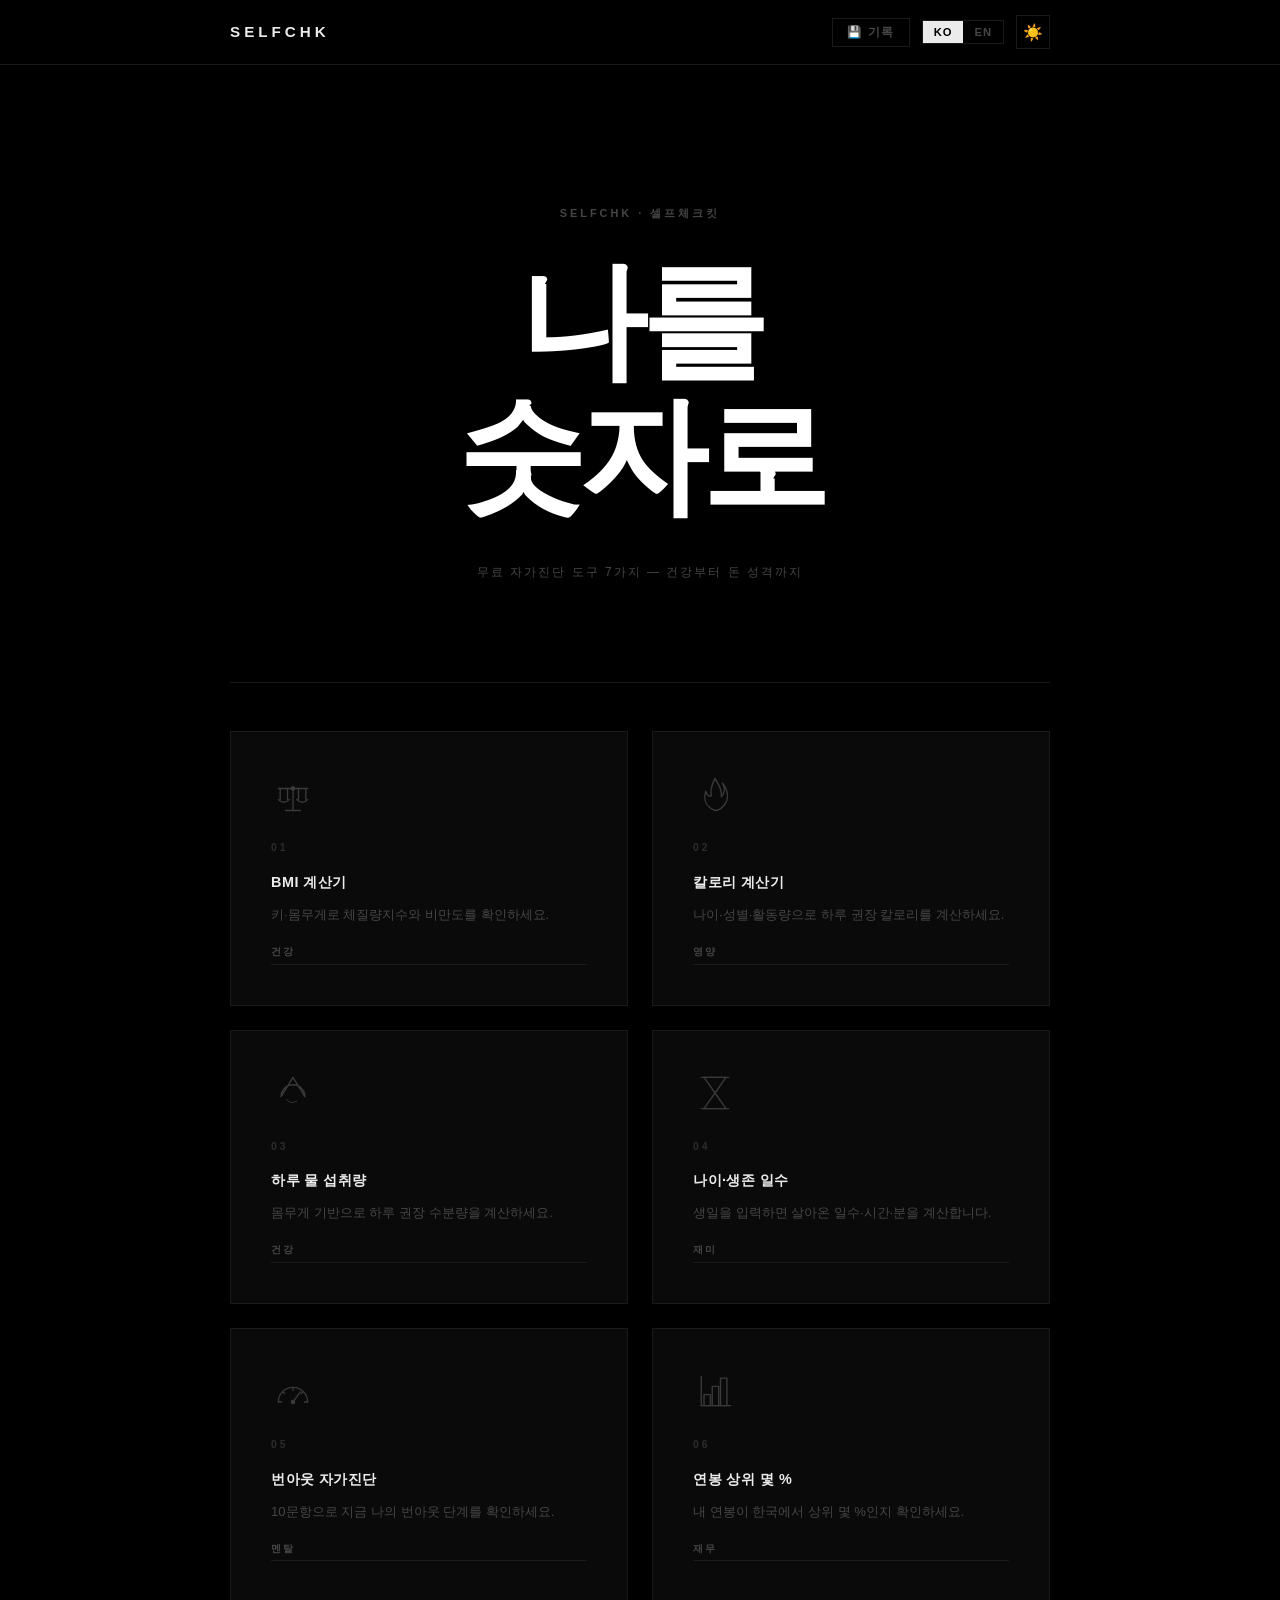
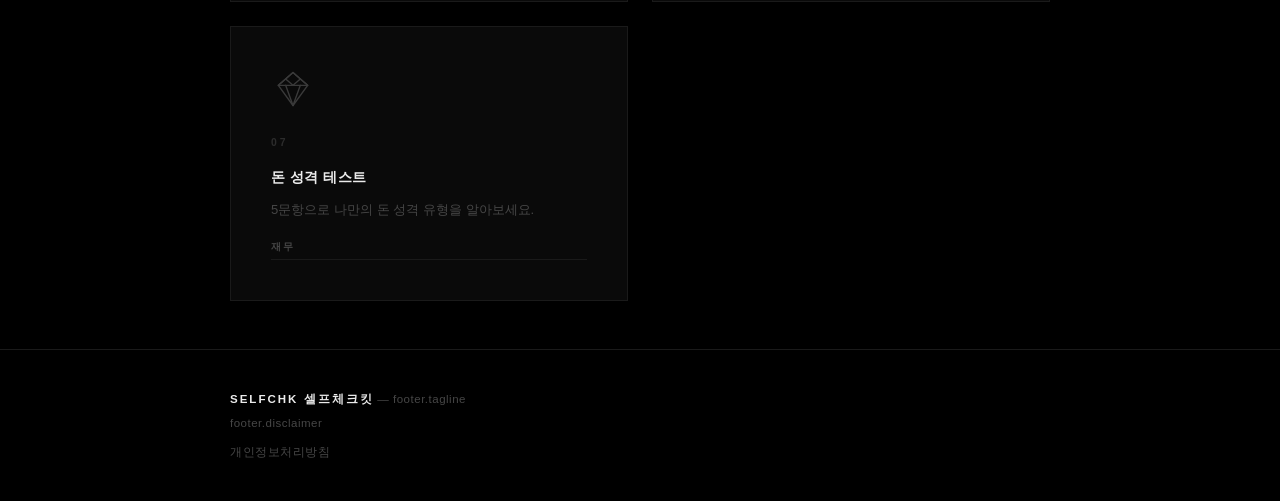
<file: index.html>
<!doctype html>
<html lang="ko" data-theme="dark">
<head>
  <meta charset="UTF-8" />
  <meta name="viewport" content="width=device-width, initial-scale=1.0" />
  <title>셀프체크킷 (SELFCHK) — 무료 자가진단 도구 모음</title>
  <meta name="description" content="BMI, 칼로리, 물 섭취량, 나이·생존일수, 번아웃, 연봉 상위%, 돈 성격 — 무료로 나를 체크해보세요.">
  <link rel="icon" type="image/svg+xml" href="favicon.svg">
  <link href="style.css" rel="stylesheet">
  <!-- Google tag (gtag.js) -->
  <script async src="https://www.googletagmanager.com/gtag/js?id=G-XGW53X6MVT"></script>
  <script>
    window.dataLayer = window.dataLayer || [];
    function gtag(){dataLayer.push(arguments);}
    gtag('js', new Date());
    gtag('config', 'G-XGW53X6MVT');
  </script>
  <!-- Google AdSense -->
  <meta name="google-adsense-account" content="ca-pub-3855392911506926">
  <script async src="https://pagead2.googlesyndication.com/pagead/js/adsbygoogle.js?client=ca-pub-3855392911506926"
       crossorigin="anonymous"></script>
</head>
<body>

  <!-- ─── 인트로 오버레이 ─── -->
  <div id="intro-overlay" class="intro-overlay">
    <div class="intro-circle"></div>
  </div>

  <!-- ─── 헤더 ─── -->
  <header class="site-header">
    <div class="container">
      <div class="logo" onclick="showHome()">
        <span class="logo-main">SELFCHK</span>
        <span class="logo-sub">셀프체크킷</span>
      </div>
      <nav class="breadcrumb" id="breadcrumb" style="display:none;">
        <span onclick="showHome()" data-i18n="nav.home">홈</span>
        <span class="sep">›</span>
        <span id="breadcrumb-title"></span>
      </nav>
      <div class="header-actions">
        <button class="btn-history" onclick="showHistory()" title="기록 보기">
          <span data-i18n="nav.history">💾 기록</span>
        </button>
        <div class="lang-toggle">
          <button id="lang-ko" class="lang-btn active" onclick="setLang('ko')">KO</button>
          <button id="lang-en" class="lang-btn" onclick="setLang('en')">EN</button>
        </div>
        <button class="theme-toggle" id="theme-toggle" onclick="toggleTheme()" title="다크/라이트 모드">🌙</button>
      </div>
    </div>
  </header>

  <!-- ─── 토스트 알림 ─── -->
  <div id="toast" class="toast"></div>

  <!-- ─── 공유 결과 오버레이 ─── -->
  <div id="share-overlay" class="share-overlay" style="display:none;">
    <div class="share-overlay-box">
      <div class="share-overlay-close" onclick="closeShareOverlay()">✕</div>
      <p class="share-overlay-label" data-i18n="share.shared_result">공유된 결과</p>
      <div id="share-overlay-icon" class="share-result-icon"></div>
      <div id="share-overlay-value" class="share-result-value"></div>
      <div id="share-overlay-label" class="share-result-label"></div>
      <button class="btn-primary" style="margin-top:20px;" onclick="closeShareOverlay()" data-i18n="share.try_myself">나도 해보기</button>
    </div>
  </div>

  <!-- ─── 히스토리 페이지 ─── -->
  <section id="history-page" class="tool-section container" style="display:none;">
    <div class="tool-header">
      <div class="tool-icon-lg">📋</div>
      <h1 data-i18n="history.title">내 기록</h1>
      <p data-i18n="history.subtitle">저장된 결과를 날짜별로 확인하세요.</p>
    </div>
    <div id="history-toolbar" class="history-toolbar"></div>
    <div id="history-list"></div>
  </section>

  <!-- ─── 홈 ─── -->
  <main id="home" class="container">
    <div class="hero" data-reveal>
      <p class="hero-eyebrow">SELFCHK · 셀프체크킷</p>
      <h1 data-i18n="home.headline">나를 숫자로</h1>
      <p class="hero-sub" data-i18n="home.subheadline">무료 자가진단 도구 7가지 — 건강부터 돈 성격까지</p>
    </div>
    <div class="tool-grid">

      <div class="tool-card" onclick="location.href='/bmi/'" data-reveal>
        <div class="tool-icon-svg">
          <svg viewBox="0 0 48 48" fill="none" stroke="currentColor" stroke-width="1.5" stroke-linecap="round" stroke-linejoin="round">
            <line x1="24" y1="16" x2="24" y2="42"/>
            <line x1="16" y1="42" x2="32" y2="42"/>
            <line x1="8" y1="18" x2="40" y2="18"/>
            <circle cx="24" cy="18" r="2.5" fill="currentColor" stroke="none"/>
            <line x1="10" y1="18" x2="10" y2="30"/>
            <line x1="18" y1="18" x2="18" y2="30"/>
            <path d="M8 30 Q14 36 20 30"/>
            <line x1="30" y1="18" x2="30" y2="30"/>
            <line x1="38" y1="18" x2="38" y2="30"/>
            <path d="M28 30 Q34 36 40 30"/>
          </svg>
        </div>
        <div class="tool-number">01</div>
        <h2 data-i18n="tool.bmi.name">BMI 계산기</h2>
        <p data-i18n="tool.bmi.desc">키·몸무게로 체질량지수와 비만도를 확인하세요.</p>
        <span class="tool-tag" data-i18n="tag.health">건강</span>
      </div>

      <div class="tool-card" onclick="location.href='/calorie/'" data-reveal>
        <div class="tool-icon-svg">
          <svg viewBox="0 0 48 48" fill="none" stroke="currentColor" stroke-width="1.5" stroke-linecap="round" stroke-linejoin="round">
            <path d="M24 42 C14 38 11 30 14 21 C15 25 17 27 20 26 C18 20 21 13 24 7 C27 13 32 18 31 27 C35 23 35 17 32 12 C38 19 40 29 34 36 C31 40 28 42 24 42Z"/>
          </svg>
        </div>
        <div class="tool-number">02</div>
        <h2 data-i18n="tool.calorie.name">칼로리 계산기</h2>
        <p data-i18n="tool.calorie.desc">나이·성별·활동량으로 하루 권장 칼로리를 계산하세요.</p>
        <span class="tool-tag" data-i18n="tag.nutrition">영양</span>
      </div>

      <div class="tool-card" onclick="location.href='/water/'" data-reveal>
        <div class="tool-icon-svg">
          <svg viewBox="0 0 48 48" fill="none" stroke="currentColor" stroke-width="1.5" stroke-linecap="round" stroke-linejoin="round">
            <path d="M24 7 L11 28 A13 13 0 0 1 37 28 Z"/>
            <path d="M17 31 Q21 37 28 33" stroke-width="1"/>
          </svg>
        </div>
        <div class="tool-number">03</div>
        <h2 data-i18n="tool.water.name">하루 물 섭취량</h2>
        <p data-i18n="tool.water.desc">몸무게 기반으로 하루 권장 수분량을 계산하세요.</p>
        <span class="tool-tag" data-i18n="tag.health">건강</span>
      </div>

      <div class="tool-card" onclick="location.href='/age/'" data-reveal>
        <div class="tool-icon-svg">
          <svg viewBox="0 0 48 48" fill="none" stroke="currentColor" stroke-width="1.5" stroke-linecap="round" stroke-linejoin="round">
            <line x1="9" y1="7" x2="39" y2="7"/>
            <line x1="9" y1="41" x2="39" y2="41"/>
            <path d="M12 7 L36 7 L24 24 L36 41 L12 41 L24 24 Z"/>
          </svg>
        </div>
        <div class="tool-number">04</div>
        <h2 data-i18n="tool.age.name">나이·생존 일수</h2>
        <p data-i18n="tool.age.desc">생일을 입력하면 살아온 일수·시간·분을 계산합니다.</p>
        <span class="tool-tag" data-i18n="tag.fun">재미</span>
      </div>

      <div class="tool-card" onclick="location.href='/burnout/'" data-reveal>
        <div class="tool-icon-svg">
          <svg viewBox="0 0 48 48" fill="none" stroke="currentColor" stroke-width="1.5" stroke-linecap="round" stroke-linejoin="round">
            <path d="M8 36 A16 16 0 0 1 40 36"/>
            <line x1="8" y1="36" x2="11.5" y2="36"/>
            <line x1="24" y1="20" x2="24" y2="23.5"/>
            <line x1="40" y1="36" x2="36.5" y2="36"/>
            <line x1="12.7" y1="24.7" x2="14.8" y2="26.8"/>
            <line x1="35.3" y1="24.7" x2="33.2" y2="26.8"/>
            <line x1="24" y1="36" x2="32" y2="25"/>
            <circle cx="24" cy="36" r="2.5" fill="currentColor" stroke="none"/>
          </svg>
        </div>
        <div class="tool-number">05</div>
        <h2 data-i18n="tool.burnout.name">번아웃 자가진단</h2>
        <p data-i18n="tool.burnout.desc">10문항으로 지금 나의 번아웃 단계를 확인하세요.</p>
        <span class="tool-tag" data-i18n="tag.mental">멘탈</span>
      </div>

      <div class="tool-card" onclick="location.href='/salary-rank/'" data-reveal>
        <div class="tool-icon-svg">
          <svg viewBox="0 0 48 48" fill="none" stroke="currentColor" stroke-width="1.5" stroke-linecap="round" stroke-linejoin="round">
            <line x1="9" y1="8" x2="9" y2="40"/>
            <line x1="9" y1="40" x2="41" y2="40"/>
            <rect x="12" y="28" width="7" height="12"/>
            <rect x="21" y="19" width="7" height="21"/>
            <rect x="30" y="10" width="7" height="30"/>
          </svg>
        </div>
        <div class="tool-number">06</div>
        <h2 data-i18n="tool.salary.name">연봉 상위 몇 %</h2>
        <p data-i18n="tool.salary.desc">내 연봉이 한국에서 상위 몇 %인지 확인하세요.</p>
        <span class="tool-tag" data-i18n="tag.finance">재무</span>
      </div>

      <div class="tool-card" onclick="location.href='/money-type/'" data-reveal>
        <div class="tool-icon-svg">
          <svg viewBox="0 0 48 48" fill="none" stroke="currentColor" stroke-width="1.5" stroke-linecap="round" stroke-linejoin="round">
            <polygon points="24,6 40,20 24,42 8,20"/>
            <polyline points="8,20 16,13 24,6 32,13 40,20"/>
            <line x1="8" y1="20" x2="40" y2="20"/>
            <line x1="16" y1="13" x2="24" y2="20"/>
            <line x1="32" y1="13" x2="24" y2="20"/>
            <line x1="16" y1="20" x2="24" y2="42"/>
            <line x1="32" y1="20" x2="24" y2="42"/>
          </svg>
        </div>
        <div class="tool-number">07</div>
        <h2 data-i18n="tool.money.name">돈 성격 테스트</h2>
        <p data-i18n="tool.money.desc">5문항으로 나만의 돈 성격 유형을 알아보세요.</p>
        <span class="tool-tag" data-i18n="tag.finance">재무</span>
      </div>

    </div>
  </main>

  <!-- ─── 푸터 ─── -->
  <footer class="site-footer">
    <div class="container">
      <p><strong>SELFCHK 셀프체크킷</strong> — <span data-i18n="footer.tagline">무료 자가진단 도구 모음</span></p>
      <p class="footer-note" data-i18n="footer.disclaimer">본 사이트의 결과는 참고용이며 의학적·재무적 진단을 대체하지 않습니다.</p>
      <p class="footer-note" style="margin-top:10px !important;"><a href="/privacy.html" style="color:var(--text-muted);text-decoration:none;" onmouseover="this.style.textDecoration='underline'" onmouseout="this.style.textDecoration='none'">개인정보처리방침</a></p>
    </div>
  </footer>

  <!-- ─── CDN 스크립트 ─── -->
<script src="https://t1.kakaocdn.net/kakao_js_sdk/2.7.2/kakao.min.js"
    integrity="sha384-TiCUE00h649CAMonG018J2ujOgDKW/kVWlChEuu4jK2vxfAAD0eZxzCKakxg55G4"
    crossorigin="anonymous"></script>
  <script src="main.js"></script>
</body>
</html>
</file>
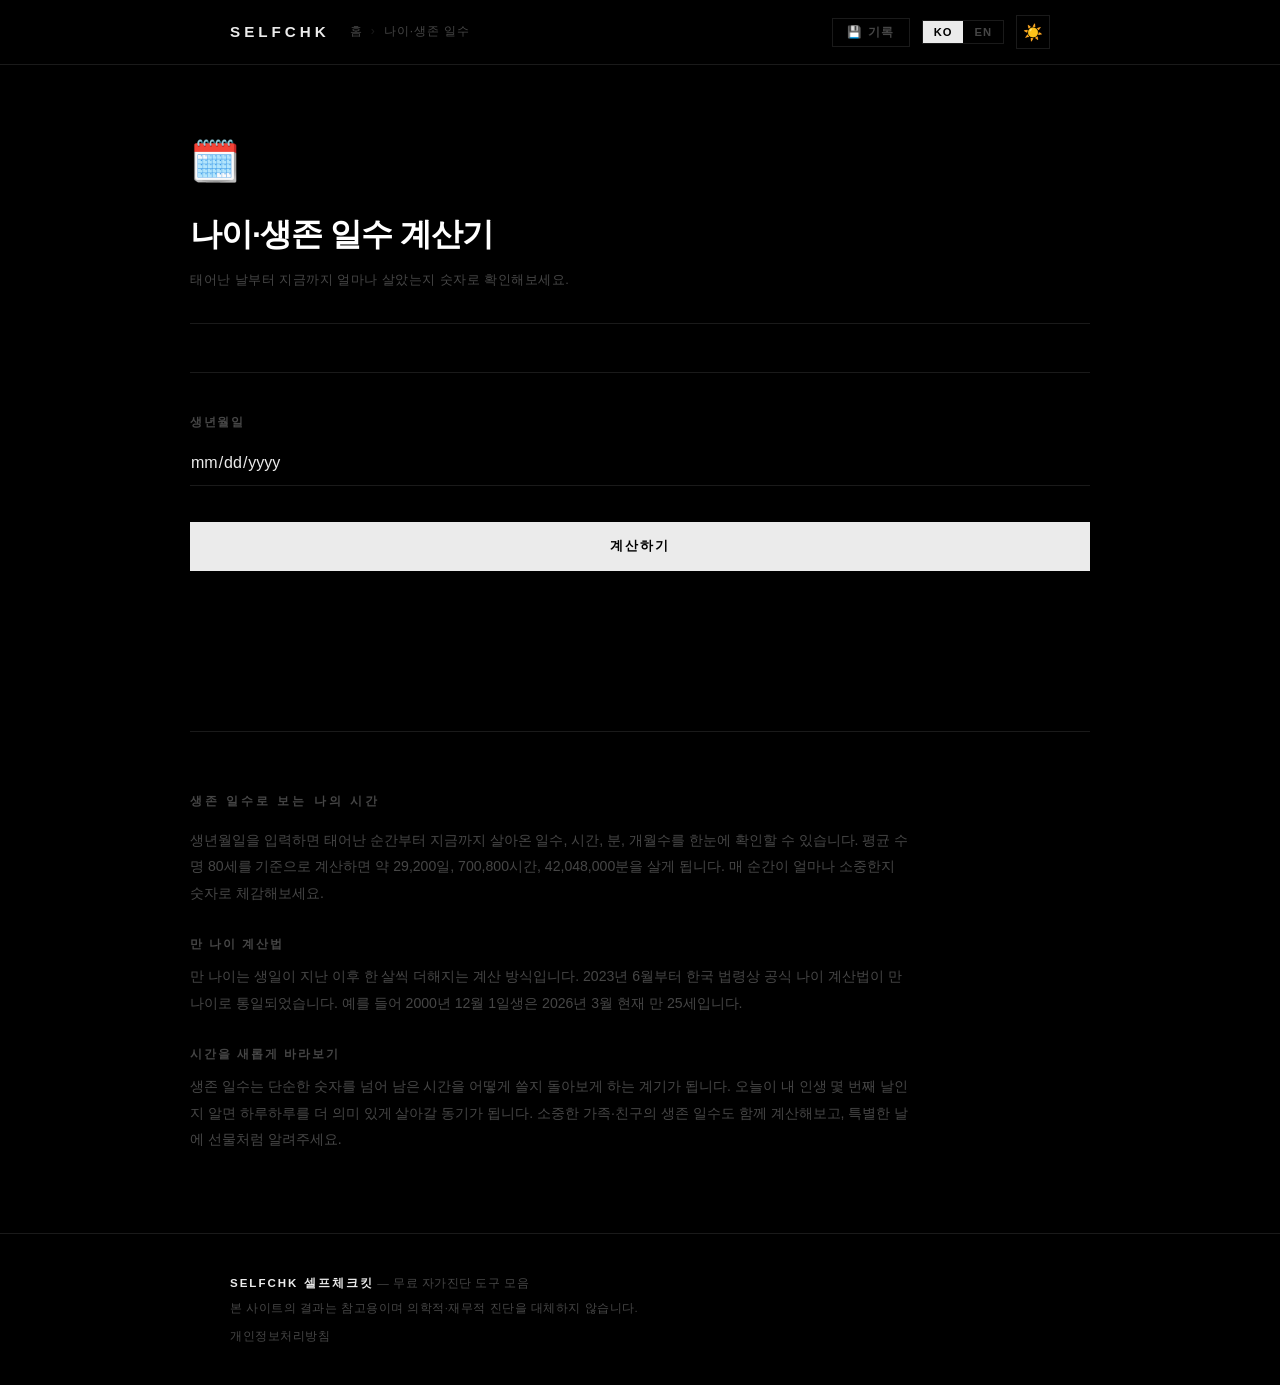
<file: age/index.html>
<!doctype html>
<html lang="ko" data-theme="dark">
<head>
  <meta charset="UTF-8" />
  <meta name="viewport" content="width=device-width, initial-scale=1.0" />
  <title>나이·생존 일수 계산기 — 살아온 날 확인 | 셀프체크킷</title>
  <meta name="description" content="생년월일을 입력하면 살아온 일수, 시간, 분을 계산합니다. 나의 인생을 숫자로 바라보세요.">
  <link rel="icon" type="image/svg+xml" href="../favicon.svg">
  <link href="../style.css" rel="stylesheet">
  <!-- Google tag (gtag.js) -->
  <script async src="https://www.googletagmanager.com/gtag/js?id=G-XGW53X6MVT"></script>
  <script>
    window.dataLayer = window.dataLayer || [];
    function gtag(){dataLayer.push(arguments);}
    gtag('js', new Date());
    gtag('config', 'G-XGW53X6MVT');
  </script>
  <!-- Google AdSense -->
  <meta name="google-adsense-account" content="ca-pub-3855392911506926">
  <script async src="https://pagead2.googlesyndication.com/pagead/js/adsbygoogle.js?client=ca-pub-3855392911506926" crossorigin="anonymous"></script>
</head>
<body>
  <header class="site-header">
    <div class="container">
      <div class="logo" onclick="location.href='/'">
        <span class="logo-main">SELFCHK</span>
        <span class="logo-sub">셀프체크킷</span>
      </div>
      <nav class="breadcrumb" id="breadcrumb" style="display:flex;">
        <span onclick="location.href='/'">홈</span>
        <span class="sep">›</span>
        <span>나이·생존 일수</span>
      </nav>
      <div class="header-actions">
        <button class="btn-history" onclick="location.href='/'" title="기록 보기"><span>💾 기록</span></button>
        <div class="lang-toggle">
          <button id="lang-ko" class="lang-btn active" onclick="setLang('ko')">KO</button>
          <button id="lang-en" class="lang-btn" onclick="setLang('en')">EN</button>
        </div>
        <button class="theme-toggle" id="theme-toggle" onclick="toggleTheme()" title="다크/라이트 모드">🌙</button>
      </div>
    </div>
  </header>

  <div id="toast" class="toast"></div>

  <div id="share-overlay" class="share-overlay" style="display:none;">
    <div class="share-overlay-box">
      <div class="share-overlay-close" onclick="closeShareOverlay()">✕</div>
      <p class="share-overlay-label">공유된 결과</p>
      <div id="share-overlay-icon" class="share-result-icon"></div>
      <div id="share-overlay-value" class="share-result-value"></div>
      <div id="share-overlay-label" class="share-result-label"></div>
      <button class="btn-primary" style="margin-top:20px;" onclick="closeShareOverlay()">나도 해보기</button>
    </div>
  </div>

  <section id="tool-age" class="tool-section container">
    <div class="tool-header">
      <div class="tool-icon-lg">🗓️</div>
      <h1 data-i18n="tool.age.header_name">나이·생존 일수 계산기</h1>
      <p data-i18n="tool.age.header_desc">태어난 날부터 지금까지 얼마나 살았는지 숫자로 확인해보세요.</p>
    </div>
    <div class="card">
      <div class="form-group">
        <label data-i18n="age.birth_label">생년월일</label>
        <input type="date" id="age-birth" max="">
      </div>
      <button class="btn-primary" onclick="calcAge()" data-i18n="common.calculate">계산하기</button>
    </div>
    <div class="result-card" id="age-result" style="display:none;">
      <div class="result-value" id="age-years"></div>
      <div class="result-label" id="age-label"></div>
      <div class="age-stats" id="age-stats"></div>
    </div>
    <div id="age-actions" class="result-actions" style="display:none;"></div>
  </section>

  <section class="seo-section container">
    <h2>생존 일수로 보는 나의 시간</h2>
    <p>생년월일을 입력하면 태어난 순간부터 지금까지 살아온 일수, 시간, 분, 개월수를 한눈에 확인할 수 있습니다. 평균 수명 80세를 기준으로 계산하면 약 29,200일, 700,800시간, 42,048,000분을 살게 됩니다. 매 순간이 얼마나 소중한지 숫자로 체감해보세요.</p>
    <h3>만 나이 계산법</h3>
    <p>만 나이는 생일이 지난 이후 한 살씩 더해지는 계산 방식입니다. 2023년 6월부터 한국 법령상 공식 나이 계산법이 만 나이로 통일되었습니다. 예를 들어 2000년 12월 1일생은 2026년 3월 현재 만 25세입니다.</p>
    <h3>시간을 새롭게 바라보기</h3>
    <p>생존 일수는 단순한 숫자를 넘어 남은 시간을 어떻게 쓸지 돌아보게 하는 계기가 됩니다. 오늘이 내 인생 몇 번째 날인지 알면 하루하루를 더 의미 있게 살아갈 동기가 됩니다. 소중한 가족·친구의 생존 일수도 함께 계산해보고, 특별한 날에 선물처럼 알려주세요.</p>
  </section>

  <footer class="site-footer">
    <div class="container">
      <p><strong>SELFCHK 셀프체크킷</strong> — 무료 자가진단 도구 모음</p>
      <p class="footer-note">본 사이트의 결과는 참고용이며 의학적·재무적 진단을 대체하지 않습니다.</p>
      <p class="footer-note" style="margin-top:10px !important;"><a href="../privacy.html" style="color:var(--text-muted);text-decoration:none;">개인정보처리방침</a></p>
    </div>
  </footer>

  <script src="../main.js"></script>
  <script>
    function showHome() { location.href = '/'; }
    function showHistory() { location.href = '/'; }
    document.getElementById('age-birth').setAttribute('max', new Date().toISOString().split('T')[0]);
  </script>
</body>
</html>
</file>
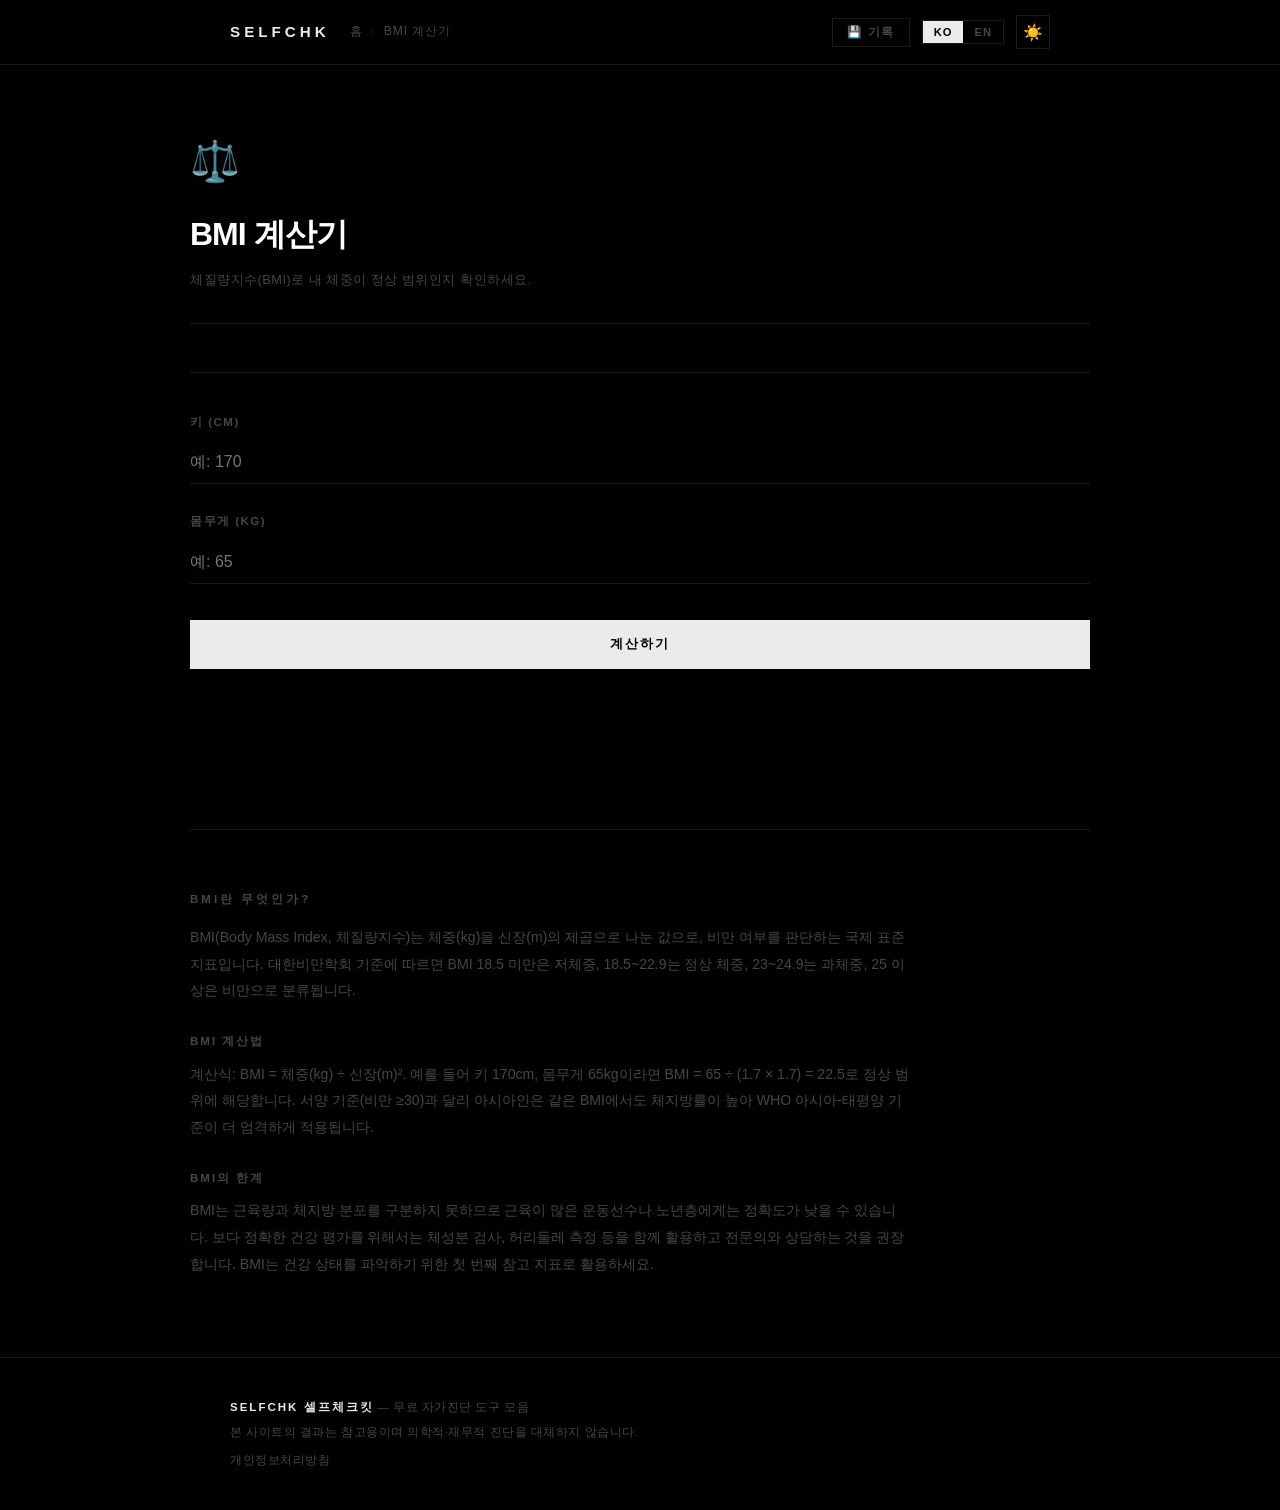
<file: bmi/index.html>
<!doctype html>
<html lang="ko" data-theme="dark">
<head>
  <meta charset="UTF-8" />
  <meta name="viewport" content="width=device-width, initial-scale=1.0" />
  <title>BMI 계산기 — 무료 체질량지수 계산 | 셀프체크킷</title>
  <meta name="description" content="키와 몸무게를 입력하면 BMI(체질량지수)와 비만도를 즉시 확인할 수 있습니다. 대한비만학회 기준 적용, 무료.">
  <link rel="icon" type="image/svg+xml" href="../favicon.svg">
  <link href="../style.css" rel="stylesheet">
  <!-- Google tag (gtag.js) -->
  <script async src="https://www.googletagmanager.com/gtag/js?id=G-XGW53X6MVT"></script>
  <script>
    window.dataLayer = window.dataLayer || [];
    function gtag(){dataLayer.push(arguments);}
    gtag('js', new Date());
    gtag('config', 'G-XGW53X6MVT');
  </script>
  <!-- Google AdSense -->
  <meta name="google-adsense-account" content="ca-pub-3855392911506926">
  <script async src="https://pagead2.googlesyndication.com/pagead/js/adsbygoogle.js?client=ca-pub-3855392911506926" crossorigin="anonymous"></script>
</head>
<body>
  <header class="site-header">
    <div class="container">
      <div class="logo" onclick="location.href='/'">
        <span class="logo-main">SELFCHK</span>
        <span class="logo-sub">셀프체크킷</span>
      </div>
      <nav class="breadcrumb" id="breadcrumb" style="display:flex;">
        <span onclick="location.href='/'">홈</span>
        <span class="sep">›</span>
        <span>BMI 계산기</span>
      </nav>
      <div class="header-actions">
        <button class="btn-history" onclick="location.href='/'" title="기록 보기"><span>💾 기록</span></button>
        <div class="lang-toggle">
          <button id="lang-ko" class="lang-btn active" onclick="setLang('ko')">KO</button>
          <button id="lang-en" class="lang-btn" onclick="setLang('en')">EN</button>
        </div>
        <button class="theme-toggle" id="theme-toggle" onclick="toggleTheme()" title="다크/라이트 모드">🌙</button>
      </div>
    </div>
  </header>

  <div id="toast" class="toast"></div>

  <div id="share-overlay" class="share-overlay" style="display:none;">
    <div class="share-overlay-box">
      <div class="share-overlay-close" onclick="closeShareOverlay()">✕</div>
      <p class="share-overlay-label">공유된 결과</p>
      <div id="share-overlay-icon" class="share-result-icon"></div>
      <div id="share-overlay-value" class="share-result-value"></div>
      <div id="share-overlay-label" class="share-result-label"></div>
      <button class="btn-primary" style="margin-top:20px;" onclick="closeShareOverlay()">나도 해보기</button>
    </div>
  </div>

  <section id="tool-bmi" class="tool-section container">
    <div class="tool-header">
      <div class="tool-icon-lg">⚖️</div>
      <h1 data-i18n="tool.bmi.name">BMI 계산기</h1>
      <p data-i18n="tool.bmi.header_desc">체질량지수(BMI)로 내 체중이 정상 범위인지 확인하세요.</p>
    </div>
    <div class="card">
      <div class="form-group">
        <label data-i18n="bmi.height_label">키 (cm)</label>
        <input type="number" id="bmi-height" data-i18n-placeholder="bmi.height_placeholder" placeholder="예: 170" min="100" max="250">
      </div>
      <div class="form-group">
        <label data-i18n="bmi.weight_label">몸무게 (kg)</label>
        <input type="number" id="bmi-weight" data-i18n-placeholder="bmi.weight_placeholder" placeholder="예: 65" min="20" max="300">
      </div>
      <button class="btn-primary" onclick="calcBMI()" data-i18n="common.calculate">계산하기</button>
    </div>
    <div class="result-card" id="bmi-result" style="display:none;">
      <div class="result-value" id="bmi-value"></div>
      <div class="result-label" id="bmi-label"></div>
      <div class="result-desc" id="bmi-desc"></div>
      <div class="bmi-scale">
        <div class="bmi-bar">
          <div class="bmi-segment s1"><span data-i18n="bmi.underweight">저체중</span><br><small>&lt;18.5</small></div>
          <div class="bmi-segment s2"><span data-i18n="bmi.normal">정상</span><br><small>18.5–22.9</small></div>
          <div class="bmi-segment s3"><span data-i18n="bmi.overweight">과체중</span><br><small>23–24.9</small></div>
          <div class="bmi-segment s4"><span data-i18n="bmi.obese">비만</span><br><small>≥25</small></div>
        </div>
        <div class="bmi-pointer-wrap"><div class="bmi-pointer" id="bmi-pointer"></div></div>
      </div>
    </div>
    <div id="bmi-actions" class="result-actions" style="display:none;"></div>
  </section>

  <section class="seo-section container">
    <h2>BMI란 무엇인가?</h2>
    <p>BMI(Body Mass Index, 체질량지수)는 체중(kg)을 신장(m)의 제곱으로 나눈 값으로, 비만 여부를 판단하는 국제 표준 지표입니다. 대한비만학회 기준에 따르면 BMI 18.5 미만은 저체중, 18.5~22.9는 정상 체중, 23~24.9는 과체중, 25 이상은 비만으로 분류됩니다.</p>
    <h3>BMI 계산법</h3>
    <p>계산식: BMI = 체중(kg) ÷ 신장(m)². 예를 들어 키 170cm, 몸무게 65kg이라면 BMI = 65 ÷ (1.7 × 1.7) = 22.5로 정상 범위에 해당합니다. 서양 기준(비만 ≥30)과 달리 아시아인은 같은 BMI에서도 체지방률이 높아 WHO 아시아-태평양 기준이 더 엄격하게 적용됩니다.</p>
    <h3>BMI의 한계</h3>
    <p>BMI는 근육량과 체지방 분포를 구분하지 못하므로 근육이 많은 운동선수나 노년층에게는 정확도가 낮을 수 있습니다. 보다 정확한 건강 평가를 위해서는 체성분 검사, 허리둘레 측정 등을 함께 활용하고 전문의와 상담하는 것을 권장합니다. BMI는 건강 상태를 파악하기 위한 첫 번째 참고 지표로 활용하세요.</p>
  </section>

  <footer class="site-footer">
    <div class="container">
      <p><strong>SELFCHK 셀프체크킷</strong> — 무료 자가진단 도구 모음</p>
      <p class="footer-note">본 사이트의 결과는 참고용이며 의학적·재무적 진단을 대체하지 않습니다.</p>
      <p class="footer-note" style="margin-top:10px !important;"><a href="../privacy.html" style="color:var(--text-muted);text-decoration:none;">개인정보처리방침</a></p>
    </div>
  </footer>

  <script src="../main.js"></script>
  <script>
    function showHome() { location.href = '/'; }
    function showHistory() { location.href = '/'; }
  </script>
</body>
</html>
</file>
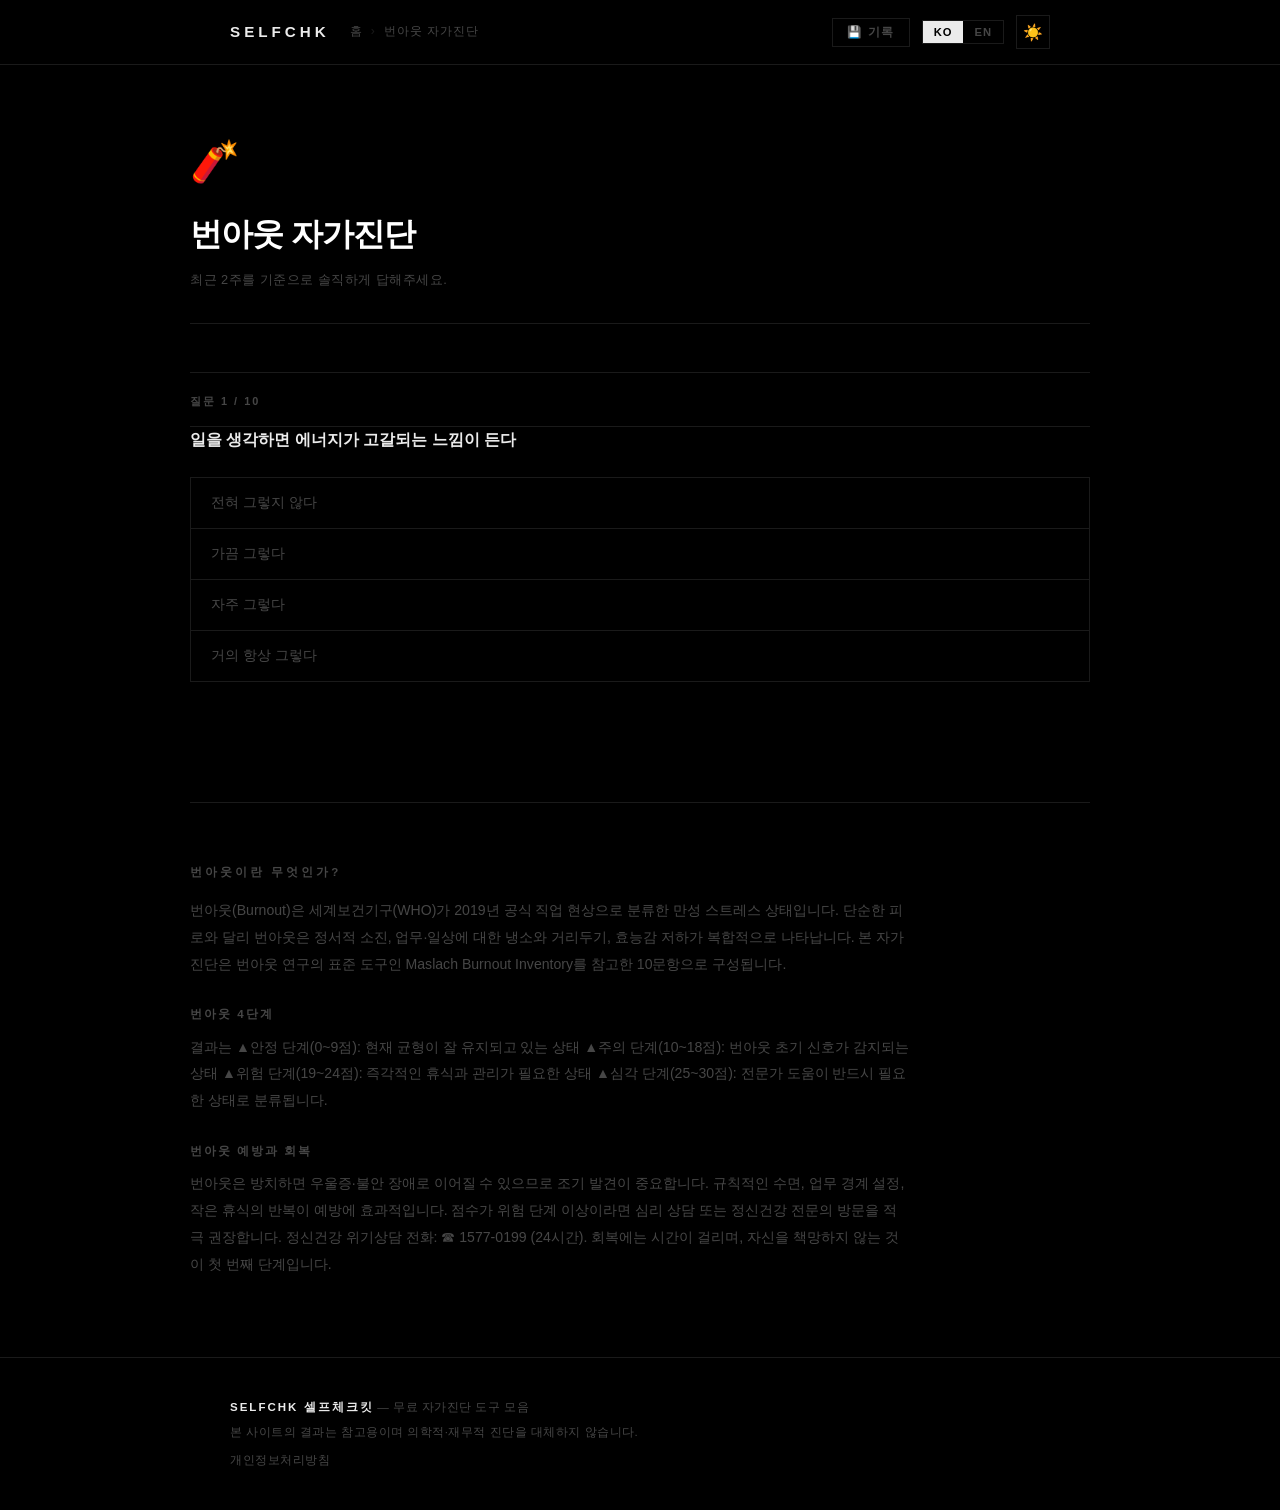
<file: burnout/index.html>
<!doctype html>
<html lang="ko" data-theme="dark">
<head>
  <meta charset="UTF-8" />
  <meta name="viewport" content="width=device-width, initial-scale=1.0" />
  <title>번아웃 자가진단 — 내 번아웃 단계 확인 | 셀프체크킷</title>
  <meta name="description" content="10문항으로 나의 번아웃 단계를 확인하세요. 안정·주의·위험·심각 4단계로 분석하고 맞춤 회복 조언을 드립니다.">
  <link rel="icon" type="image/svg+xml" href="../favicon.svg">
  <link href="../style.css" rel="stylesheet">
  <!-- Google tag (gtag.js) -->
  <script async src="https://www.googletagmanager.com/gtag/js?id=G-XGW53X6MVT"></script>
  <script>
    window.dataLayer = window.dataLayer || [];
    function gtag(){dataLayer.push(arguments);}
    gtag('js', new Date());
    gtag('config', 'G-XGW53X6MVT');
  </script>
  <!-- Google AdSense -->
  <meta name="google-adsense-account" content="ca-pub-3855392911506926">
  <script async src="https://pagead2.googlesyndication.com/pagead/js/adsbygoogle.js?client=ca-pub-3855392911506926" crossorigin="anonymous"></script>
</head>
<body>
  <header class="site-header">
    <div class="container">
      <div class="logo" onclick="location.href='/'">
        <span class="logo-main">SELFCHK</span>
        <span class="logo-sub">셀프체크킷</span>
      </div>
      <nav class="breadcrumb" id="breadcrumb" style="display:flex;">
        <span onclick="location.href='/'">홈</span>
        <span class="sep">›</span>
        <span>번아웃 자가진단</span>
      </nav>
      <div class="header-actions">
        <button class="btn-history" onclick="location.href='/'" title="기록 보기"><span>💾 기록</span></button>
        <div class="lang-toggle">
          <button id="lang-ko" class="lang-btn active" onclick="setLang('ko')">KO</button>
          <button id="lang-en" class="lang-btn" onclick="setLang('en')">EN</button>
        </div>
        <button class="theme-toggle" id="theme-toggle" onclick="toggleTheme()" title="다크/라이트 모드">🌙</button>
      </div>
    </div>
  </header>

  <div id="toast" class="toast"></div>

  <div id="share-overlay" class="share-overlay" style="display:none;">
    <div class="share-overlay-box">
      <div class="share-overlay-close" onclick="closeShareOverlay()">✕</div>
      <p class="share-overlay-label">공유된 결과</p>
      <div id="share-overlay-icon" class="share-result-icon"></div>
      <div id="share-overlay-value" class="share-result-value"></div>
      <div id="share-overlay-label" class="share-result-label"></div>
      <button class="btn-primary" style="margin-top:20px;" onclick="closeShareOverlay()">나도 해보기</button>
    </div>
  </div>

  <section id="tool-burnout" class="tool-section container">
    <div class="tool-header">
      <div class="tool-icon-lg">🧨</div>
      <h1 data-i18n="tool.burnout.name">번아웃 자가진단</h1>
      <p data-i18n="tool.burnout.header_desc">최근 2주를 기준으로 솔직하게 답해주세요.</p>
    </div>
    <div id="burnout-quiz">
      <div class="quiz-progress">
        <div class="quiz-progress-bar" id="burnout-progress-bar"></div>
      </div>
      <p class="quiz-step" id="burnout-step-label"></p>
      <div class="card quiz-card">
        <p class="quiz-question" id="burnout-question"></p>
        <div class="quiz-options" id="burnout-options"></div>
      </div>
    </div>
    <div class="result-card" id="burnout-result" style="display:none;">
      <div class="burnout-icon" id="burnout-icon"></div>
      <div class="result-value" id="burnout-level"></div>
      <div class="result-desc" id="burnout-desc"></div>
      <div class="burnout-tips" id="burnout-tips"></div>
      <button class="btn-secondary" onclick="resetBurnout()" data-i18n="burnout.reset">다시 진단하기</button>
    </div>
    <div id="burnout-actions" class="result-actions" style="display:none;"></div>
  </section>

  <section class="seo-section container">
    <h2>번아웃이란 무엇인가?</h2>
    <p>번아웃(Burnout)은 세계보건기구(WHO)가 2019년 공식 직업 현상으로 분류한 만성 스트레스 상태입니다. 단순한 피로와 달리 번아웃은 정서적 소진, 업무·일상에 대한 냉소와 거리두기, 효능감 저하가 복합적으로 나타납니다. 본 자가진단은 번아웃 연구의 표준 도구인 Maslach Burnout Inventory를 참고한 10문항으로 구성됩니다.</p>
    <h3>번아웃 4단계</h3>
    <p>결과는 ▲안정 단계(0~9점): 현재 균형이 잘 유지되고 있는 상태 ▲주의 단계(10~18점): 번아웃 초기 신호가 감지되는 상태 ▲위험 단계(19~24점): 즉각적인 휴식과 관리가 필요한 상태 ▲심각 단계(25~30점): 전문가 도움이 반드시 필요한 상태로 분류됩니다.</p>
    <h3>번아웃 예방과 회복</h3>
    <p>번아웃은 방치하면 우울증·불안 장애로 이어질 수 있으므로 조기 발견이 중요합니다. 규칙적인 수면, 업무 경계 설정, 작은 휴식의 반복이 예방에 효과적입니다. 점수가 위험 단계 이상이라면 심리 상담 또는 정신건강 전문의 방문을 적극 권장합니다. 정신건강 위기상담 전화: ☎ 1577-0199 (24시간). 회복에는 시간이 걸리며, 자신을 책망하지 않는 것이 첫 번째 단계입니다.</p>
  </section>

  <footer class="site-footer">
    <div class="container">
      <p><strong>SELFCHK 셀프체크킷</strong> — 무료 자가진단 도구 모음</p>
      <p class="footer-note">본 사이트의 결과는 참고용이며 의학적·재무적 진단을 대체하지 않습니다.</p>
      <p class="footer-note" style="margin-top:10px !important;"><a href="../privacy.html" style="color:var(--text-muted);text-decoration:none;">개인정보처리방침</a></p>
    </div>
  </footer>

  <script src="../main.js"></script>
  <script>
    function showHome() { location.href = '/'; }
    function showHistory() { location.href = '/'; }
    initBurnout();
  </script>
</body>
</html>
</file>
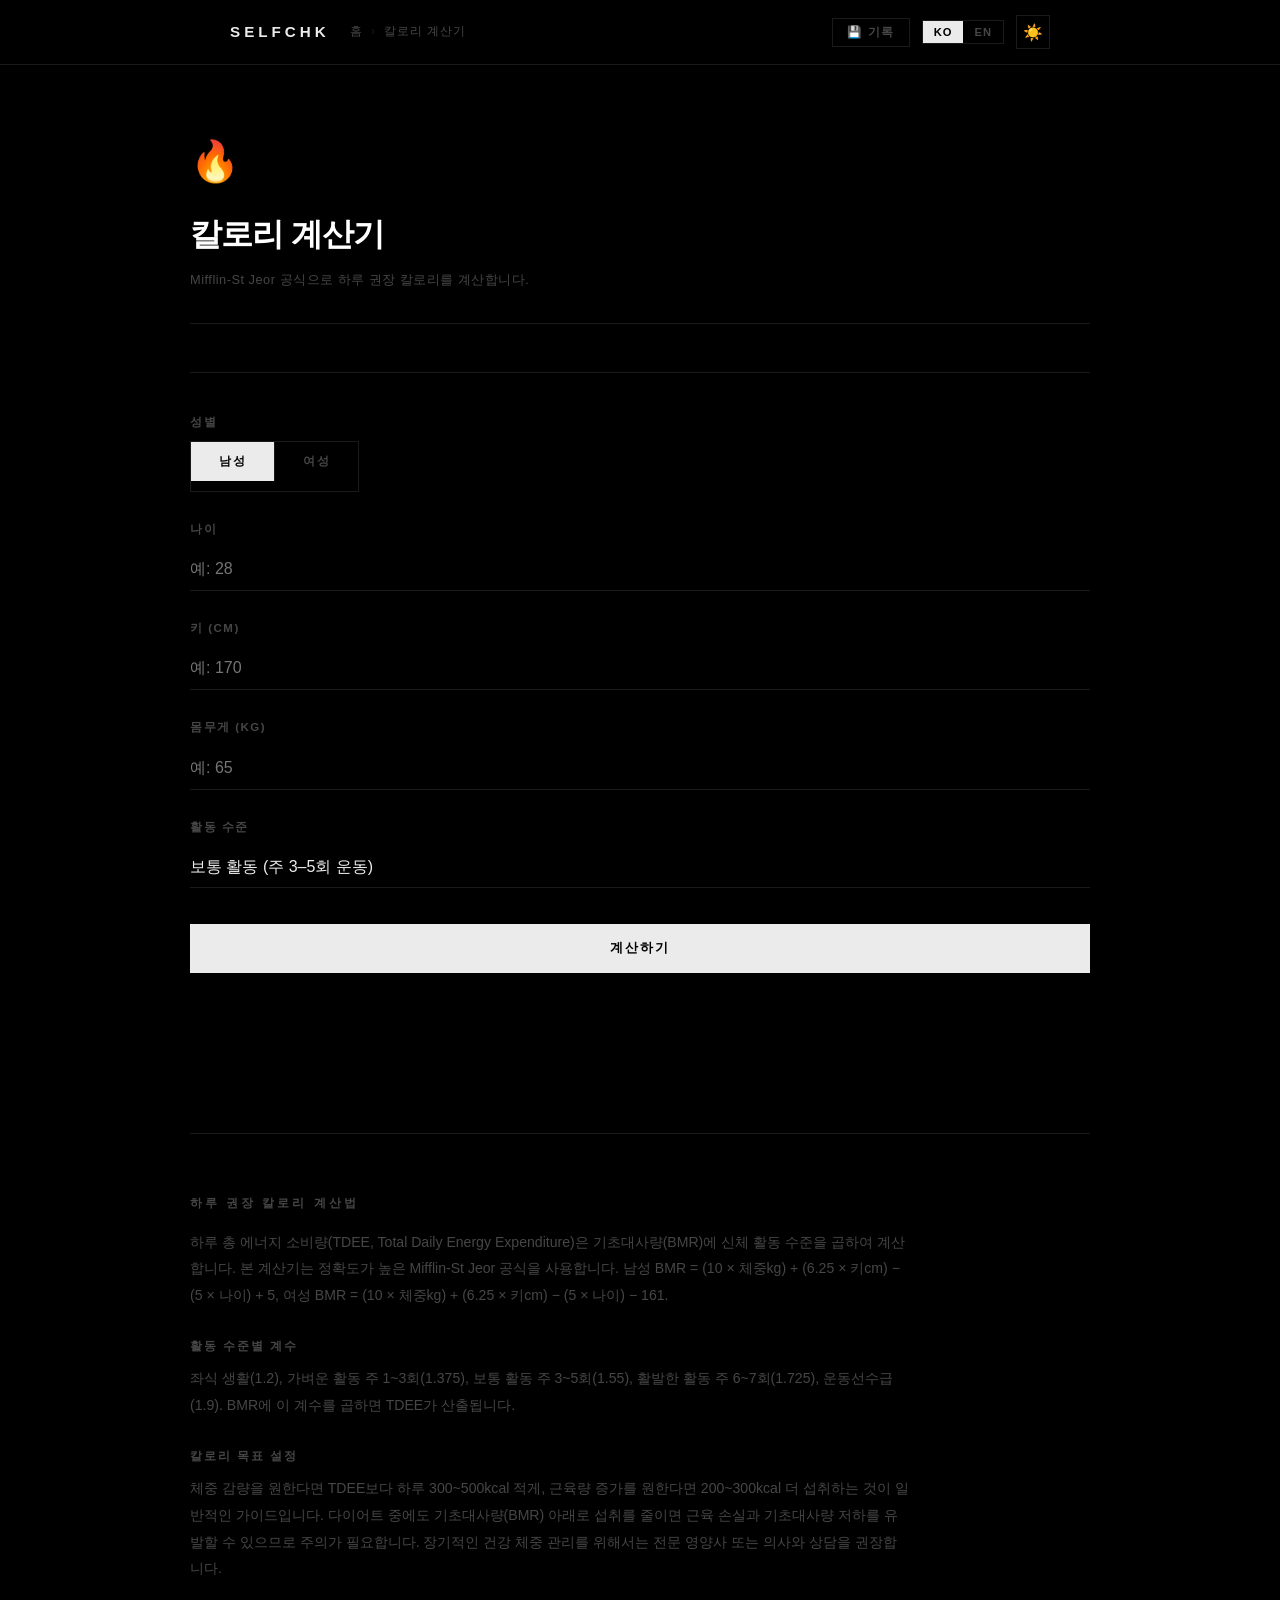
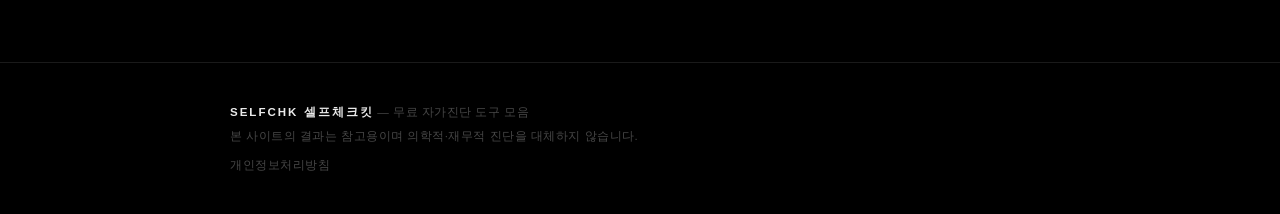
<file: calorie/index.html>
<!doctype html>
<html lang="ko" data-theme="dark">
<head>
  <meta charset="UTF-8" />
  <meta name="viewport" content="width=device-width, initial-scale=1.0" />
  <title>칼로리 계산기 — 하루 권장 칼로리 계산 | 셀프체크킷</title>
  <meta name="description" content="나이, 성별, 키, 몸무게, 활동량으로 하루 권장 칼로리(TDEE)를 계산하세요. Mifflin-St Jeor 공식 적용, 무료.">
  <link rel="icon" type="image/svg+xml" href="../favicon.svg">
  <link href="../style.css" rel="stylesheet">
  <!-- Google tag (gtag.js) -->
  <script async src="https://www.googletagmanager.com/gtag/js?id=G-XGW53X6MVT"></script>
  <script>
    window.dataLayer = window.dataLayer || [];
    function gtag(){dataLayer.push(arguments);}
    gtag('js', new Date());
    gtag('config', 'G-XGW53X6MVT');
  </script>
  <!-- Google AdSense -->
  <meta name="google-adsense-account" content="ca-pub-3855392911506926">
  <script async src="https://pagead2.googlesyndication.com/pagead/js/adsbygoogle.js?client=ca-pub-3855392911506926" crossorigin="anonymous"></script>
</head>
<body>
  <header class="site-header">
    <div class="container">
      <div class="logo" onclick="location.href='/'">
        <span class="logo-main">SELFCHK</span>
        <span class="logo-sub">셀프체크킷</span>
      </div>
      <nav class="breadcrumb" id="breadcrumb" style="display:flex;">
        <span onclick="location.href='/'">홈</span>
        <span class="sep">›</span>
        <span>칼로리 계산기</span>
      </nav>
      <div class="header-actions">
        <button class="btn-history" onclick="location.href='/'" title="기록 보기"><span>💾 기록</span></button>
        <div class="lang-toggle">
          <button id="lang-ko" class="lang-btn active" onclick="setLang('ko')">KO</button>
          <button id="lang-en" class="lang-btn" onclick="setLang('en')">EN</button>
        </div>
        <button class="theme-toggle" id="theme-toggle" onclick="toggleTheme()" title="다크/라이트 모드">🌙</button>
      </div>
    </div>
  </header>

  <div id="toast" class="toast"></div>

  <div id="share-overlay" class="share-overlay" style="display:none;">
    <div class="share-overlay-box">
      <div class="share-overlay-close" onclick="closeShareOverlay()">✕</div>
      <p class="share-overlay-label">공유된 결과</p>
      <div id="share-overlay-icon" class="share-result-icon"></div>
      <div id="share-overlay-value" class="share-result-value"></div>
      <div id="share-overlay-label" class="share-result-label"></div>
      <button class="btn-primary" style="margin-top:20px;" onclick="closeShareOverlay()">나도 해보기</button>
    </div>
  </div>

  <section id="tool-calorie" class="tool-section container">
    <div class="tool-header">
      <div class="tool-icon-lg">🔥</div>
      <h1 data-i18n="tool.calorie.name">칼로리 계산기</h1>
      <p data-i18n="tool.calorie.header_desc">Mifflin-St Jeor 공식으로 하루 권장 칼로리를 계산합니다.</p>
    </div>
    <div class="card">
      <div class="form-group">
        <label data-i18n="calorie.gender_label">성별</label>
        <div class="radio-group">
          <label class="radio-label"><input type="radio" name="cal-gender" value="male" checked> <span data-i18n="common.male">남성</span></label>
          <label class="radio-label"><input type="radio" name="cal-gender" value="female"> <span data-i18n="common.female">여성</span></label>
        </div>
      </div>
      <div class="form-group">
        <label data-i18n="calorie.age_label">나이</label>
        <input type="number" id="cal-age" data-i18n-placeholder="calorie.age_placeholder" placeholder="예: 28" min="10" max="100">
      </div>
      <div class="form-group">
        <label data-i18n="bmi.height_label">키 (cm)</label>
        <input type="number" id="cal-height" data-i18n-placeholder="bmi.height_placeholder" placeholder="예: 170" min="100" max="250">
      </div>
      <div class="form-group">
        <label data-i18n="bmi.weight_label">몸무게 (kg)</label>
        <input type="number" id="cal-weight" data-i18n-placeholder="bmi.weight_placeholder" placeholder="예: 65" min="20" max="300">
      </div>
      <div class="form-group">
        <label data-i18n="calorie.activity_label">활동 수준</label>
        <select id="cal-activity">
          <option value="1.2" data-i18n="calorie.activity_sedentary">거의 안 움직임 (좌식 생활)</option>
          <option value="1.375" data-i18n="calorie.activity_light">가벼운 활동 (주 1–3회 운동)</option>
          <option value="1.55" selected data-i18n="calorie.activity_moderate">보통 활동 (주 3–5회 운동)</option>
          <option value="1.725" data-i18n="calorie.activity_active">활발한 활동 (주 6–7회 운동)</option>
          <option value="1.9" data-i18n="calorie.activity_very_active">매우 활발 (운동선수급)</option>
        </select>
      </div>
      <button class="btn-primary" onclick="calcCalorie()" data-i18n="common.calculate">계산하기</button>
    </div>
    <div class="result-card" id="calorie-result" style="display:none;">
      <div class="result-value" id="calorie-tdee"></div>
      <div class="result-label" data-i18n="calorie.tdee_label">하루 유지 칼로리 (TDEE)</div>
      <div class="calorie-goals">
        <div class="calorie-goal-item">
          <span class="goal-label" data-i18n="calorie.lose">체중 감량</span>
          <span class="goal-value" id="calorie-lose"></span>
        </div>
        <div class="calorie-goal-item highlight">
          <span class="goal-label" data-i18n="calorie.maintain">유지</span>
          <span class="goal-value" id="calorie-maintain"></span>
        </div>
        <div class="calorie-goal-item">
          <span class="goal-label" data-i18n="calorie.gain">체중 증가</span>
          <span class="goal-value" id="calorie-gain"></span>
        </div>
      </div>
      <p class="result-note"><span data-i18n="calorie.bmr_note">기초대사량(BMR):</span> <strong id="calorie-bmr"></strong> kcal</p>
    </div>
    <div id="calorie-actions" class="result-actions" style="display:none;"></div>
  </section>

  <section class="seo-section container">
    <h2>하루 권장 칼로리 계산법</h2>
    <p>하루 총 에너지 소비량(TDEE, Total Daily Energy Expenditure)은 기초대사량(BMR)에 신체 활동 수준을 곱하여 계산합니다. 본 계산기는 정확도가 높은 Mifflin-St Jeor 공식을 사용합니다. 남성 BMR = (10 × 체중kg) + (6.25 × 키cm) − (5 × 나이) + 5, 여성 BMR = (10 × 체중kg) + (6.25 × 키cm) − (5 × 나이) − 161.</p>
    <h3>활동 수준별 계수</h3>
    <p>좌식 생활(1.2), 가벼운 활동 주 1~3회(1.375), 보통 활동 주 3~5회(1.55), 활발한 활동 주 6~7회(1.725), 운동선수급(1.9). BMR에 이 계수를 곱하면 TDEE가 산출됩니다.</p>
    <h3>칼로리 목표 설정</h3>
    <p>체중 감량을 원한다면 TDEE보다 하루 300~500kcal 적게, 근육량 증가를 원한다면 200~300kcal 더 섭취하는 것이 일반적인 가이드입니다. 다이어트 중에도 기초대사량(BMR) 아래로 섭취를 줄이면 근육 손실과 기초대사량 저하를 유발할 수 있으므로 주의가 필요합니다. 장기적인 건강 체중 관리를 위해서는 전문 영양사 또는 의사와 상담을 권장합니다.</p>
  </section>

  <footer class="site-footer">
    <div class="container">
      <p><strong>SELFCHK 셀프체크킷</strong> — 무료 자가진단 도구 모음</p>
      <p class="footer-note">본 사이트의 결과는 참고용이며 의학적·재무적 진단을 대체하지 않습니다.</p>
      <p class="footer-note" style="margin-top:10px !important;"><a href="../privacy.html" style="color:var(--text-muted);text-decoration:none;">개인정보처리방침</a></p>
    </div>
  </footer>

  <script src="../main.js"></script>
  <script>
    function showHome() { location.href = '/'; }
    function showHistory() { location.href = '/'; }
  </script>
</body>
</html>
</file>
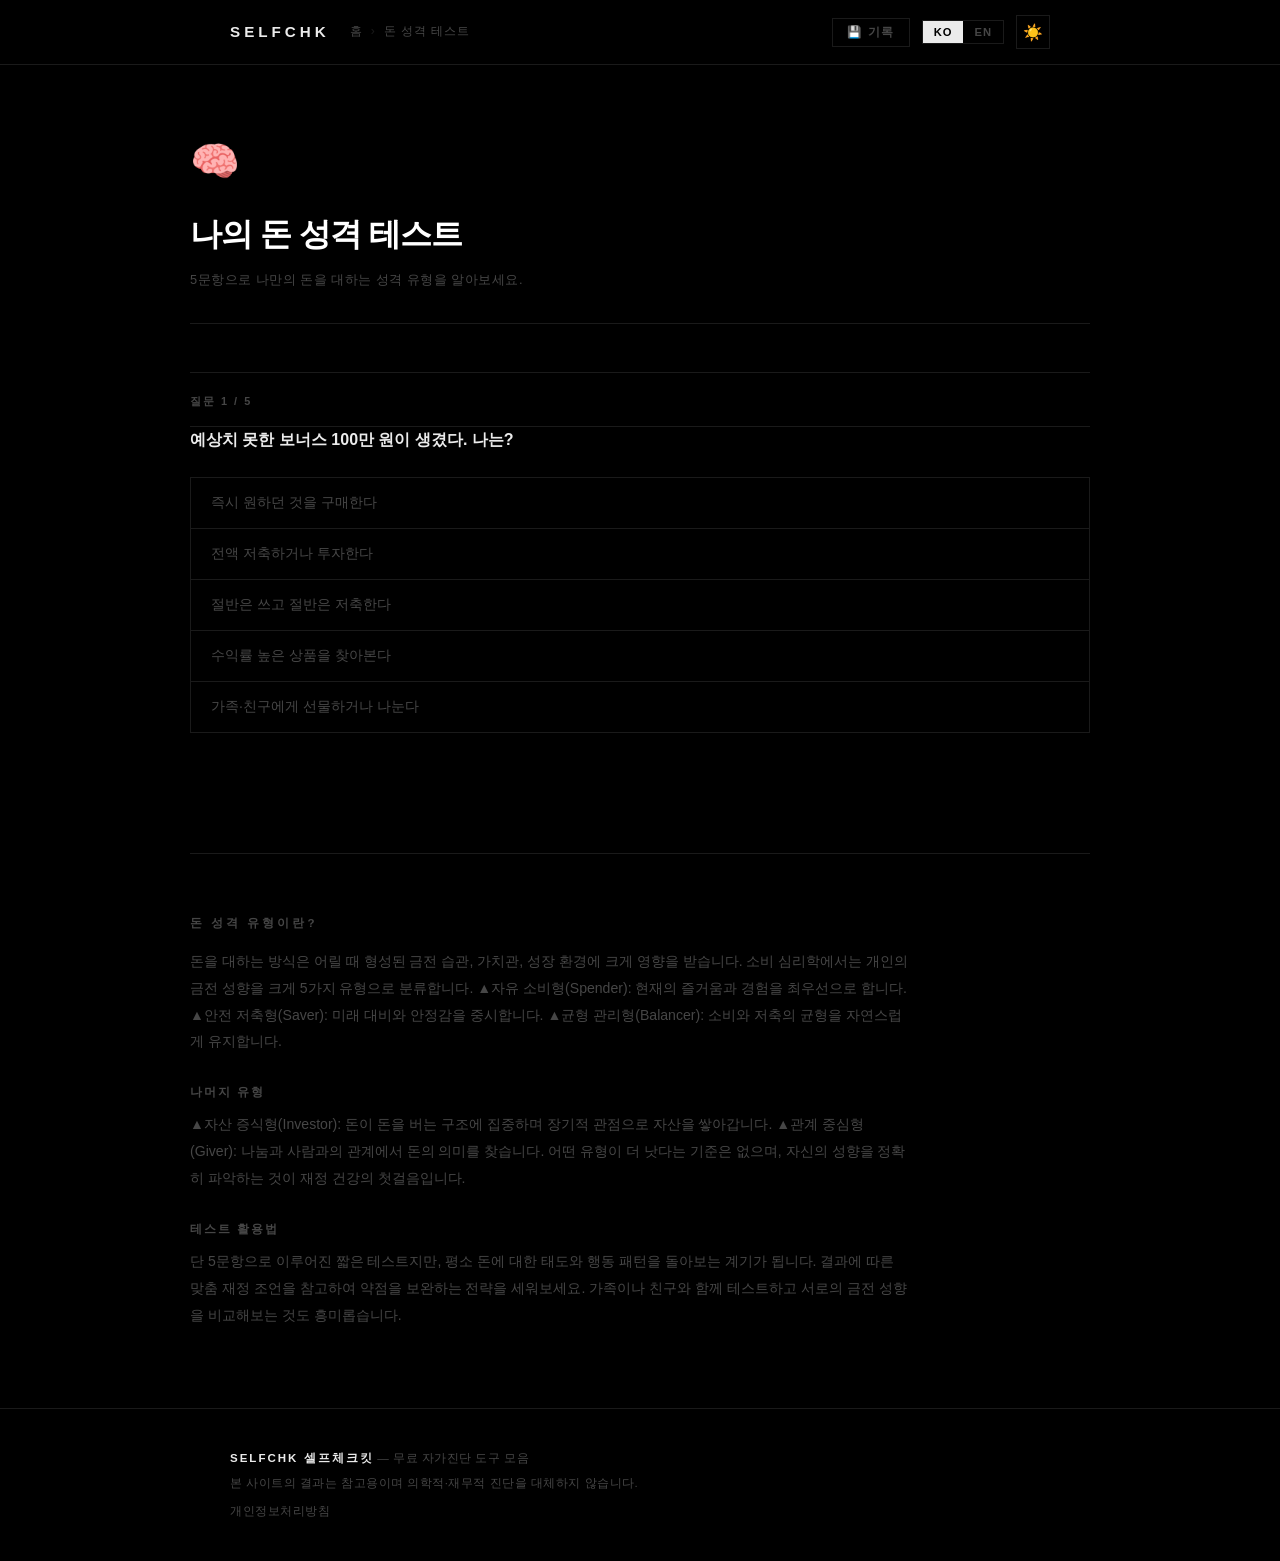
<file: money-type/index.html>
<!doctype html>
<html lang="ko" data-theme="dark">
<head>
  <meta charset="UTF-8" />
  <meta name="viewport" content="width=device-width, initial-scale=1.0" />
  <title>돈 성격 테스트 — 나의 금전 유형 알아보기 | 셀프체크킷</title>
  <meta name="description" content="5문항으로 나의 돈 성격 유형을 알아보세요. 소비형·저축형·균형형·투자형·관계형 중 나는 어떤 유형인지 확인하세요.">
  <link rel="icon" type="image/svg+xml" href="../favicon.svg">
  <link href="../style.css" rel="stylesheet">
  <!-- Google tag (gtag.js) -->
  <script async src="https://www.googletagmanager.com/gtag/js?id=G-XGW53X6MVT"></script>
  <script>
    window.dataLayer = window.dataLayer || [];
    function gtag(){dataLayer.push(arguments);}
    gtag('js', new Date());
    gtag('config', 'G-XGW53X6MVT');
  </script>
  <!-- Google AdSense -->
  <meta name="google-adsense-account" content="ca-pub-3855392911506926">
  <script async src="https://pagead2.googlesyndication.com/pagead/js/adsbygoogle.js?client=ca-pub-3855392911506926" crossorigin="anonymous"></script>
</head>
<body>
  <header class="site-header">
    <div class="container">
      <div class="logo" onclick="location.href='/'">
        <span class="logo-main">SELFCHK</span>
        <span class="logo-sub">셀프체크킷</span>
      </div>
      <nav class="breadcrumb" id="breadcrumb" style="display:flex;">
        <span onclick="location.href='/'">홈</span>
        <span class="sep">›</span>
        <span>돈 성격 테스트</span>
      </nav>
      <div class="header-actions">
        <button class="btn-history" onclick="location.href='/'" title="기록 보기"><span>💾 기록</span></button>
        <div class="lang-toggle">
          <button id="lang-ko" class="lang-btn active" onclick="setLang('ko')">KO</button>
          <button id="lang-en" class="lang-btn" onclick="setLang('en')">EN</button>
        </div>
        <button class="theme-toggle" id="theme-toggle" onclick="toggleTheme()" title="다크/라이트 모드">🌙</button>
      </div>
    </div>
  </header>

  <div id="toast" class="toast"></div>

  <div id="share-overlay" class="share-overlay" style="display:none;">
    <div class="share-overlay-box">
      <div class="share-overlay-close" onclick="closeShareOverlay()">✕</div>
      <p class="share-overlay-label">공유된 결과</p>
      <div id="share-overlay-icon" class="share-result-icon"></div>
      <div id="share-overlay-value" class="share-result-value"></div>
      <div id="share-overlay-label" class="share-result-label"></div>
      <button class="btn-primary" style="margin-top:20px;" onclick="closeShareOverlay()">나도 해보기</button>
    </div>
  </div>

  <section id="tool-money" class="tool-section container">
    <div class="tool-header">
      <div class="tool-icon-lg">🧠</div>
      <h1 data-i18n="tool.money.header_name">나의 돈 성격 테스트</h1>
      <p data-i18n="tool.money.header_desc">5문항으로 나만의 돈을 대하는 성격 유형을 알아보세요.</p>
    </div>
    <div id="money-quiz">
      <div class="quiz-progress">
        <div class="quiz-progress-bar" id="money-progress-bar"></div>
      </div>
      <p class="quiz-step" id="money-step-label"></p>
      <div class="card quiz-card">
        <p class="quiz-question" id="money-question"></p>
        <div class="quiz-options" id="money-options"></div>
      </div>
    </div>
    <div class="result-card" id="money-result" style="display:none;">
      <div class="money-icon" id="money-icon"></div>
      <div class="result-value" id="money-type"></div>
      <div class="result-label" id="money-subtitle"></div>
      <div class="result-desc" id="money-desc"></div>
      <div class="money-tips" id="money-tips"></div>
      <button class="btn-secondary" onclick="resetMoney()" data-i18n="money.reset">다시 테스트하기</button>
    </div>
    <div id="money-actions" class="result-actions" style="display:none;"></div>
  </section>

  <section class="seo-section container">
    <h2>돈 성격 유형이란?</h2>
    <p>돈을 대하는 방식은 어릴 때 형성된 금전 습관, 가치관, 성장 환경에 크게 영향을 받습니다. 소비 심리학에서는 개인의 금전 성향을 크게 5가지 유형으로 분류합니다. ▲자유 소비형(Spender): 현재의 즐거움과 경험을 최우선으로 합니다. ▲안전 저축형(Saver): 미래 대비와 안정감을 중시합니다. ▲균형 관리형(Balancer): 소비와 저축의 균형을 자연스럽게 유지합니다.</p>
    <h3>나머지 유형</h3>
    <p>▲자산 증식형(Investor): 돈이 돈을 버는 구조에 집중하며 장기적 관점으로 자산을 쌓아갑니다. ▲관계 중심형(Giver): 나눔과 사람과의 관계에서 돈의 의미를 찾습니다. 어떤 유형이 더 낫다는 기준은 없으며, 자신의 성향을 정확히 파악하는 것이 재정 건강의 첫걸음입니다.</p>
    <h3>테스트 활용법</h3>
    <p>단 5문항으로 이루어진 짧은 테스트지만, 평소 돈에 대한 태도와 행동 패턴을 돌아보는 계기가 됩니다. 결과에 따른 맞춤 재정 조언을 참고하여 약점을 보완하는 전략을 세워보세요. 가족이나 친구와 함께 테스트하고 서로의 금전 성향을 비교해보는 것도 흥미롭습니다.</p>
  </section>

  <footer class="site-footer">
    <div class="container">
      <p><strong>SELFCHK 셀프체크킷</strong> — 무료 자가진단 도구 모음</p>
      <p class="footer-note">본 사이트의 결과는 참고용이며 의학적·재무적 진단을 대체하지 않습니다.</p>
      <p class="footer-note" style="margin-top:10px !important;"><a href="../privacy.html" style="color:var(--text-muted);text-decoration:none;">개인정보처리방침</a></p>
    </div>
  </footer>

  <script src="../main.js"></script>
  <script>
    function showHome() { location.href = '/'; }
    function showHistory() { location.href = '/'; }
    initMoney();
  </script>
</body>
</html>
</file>
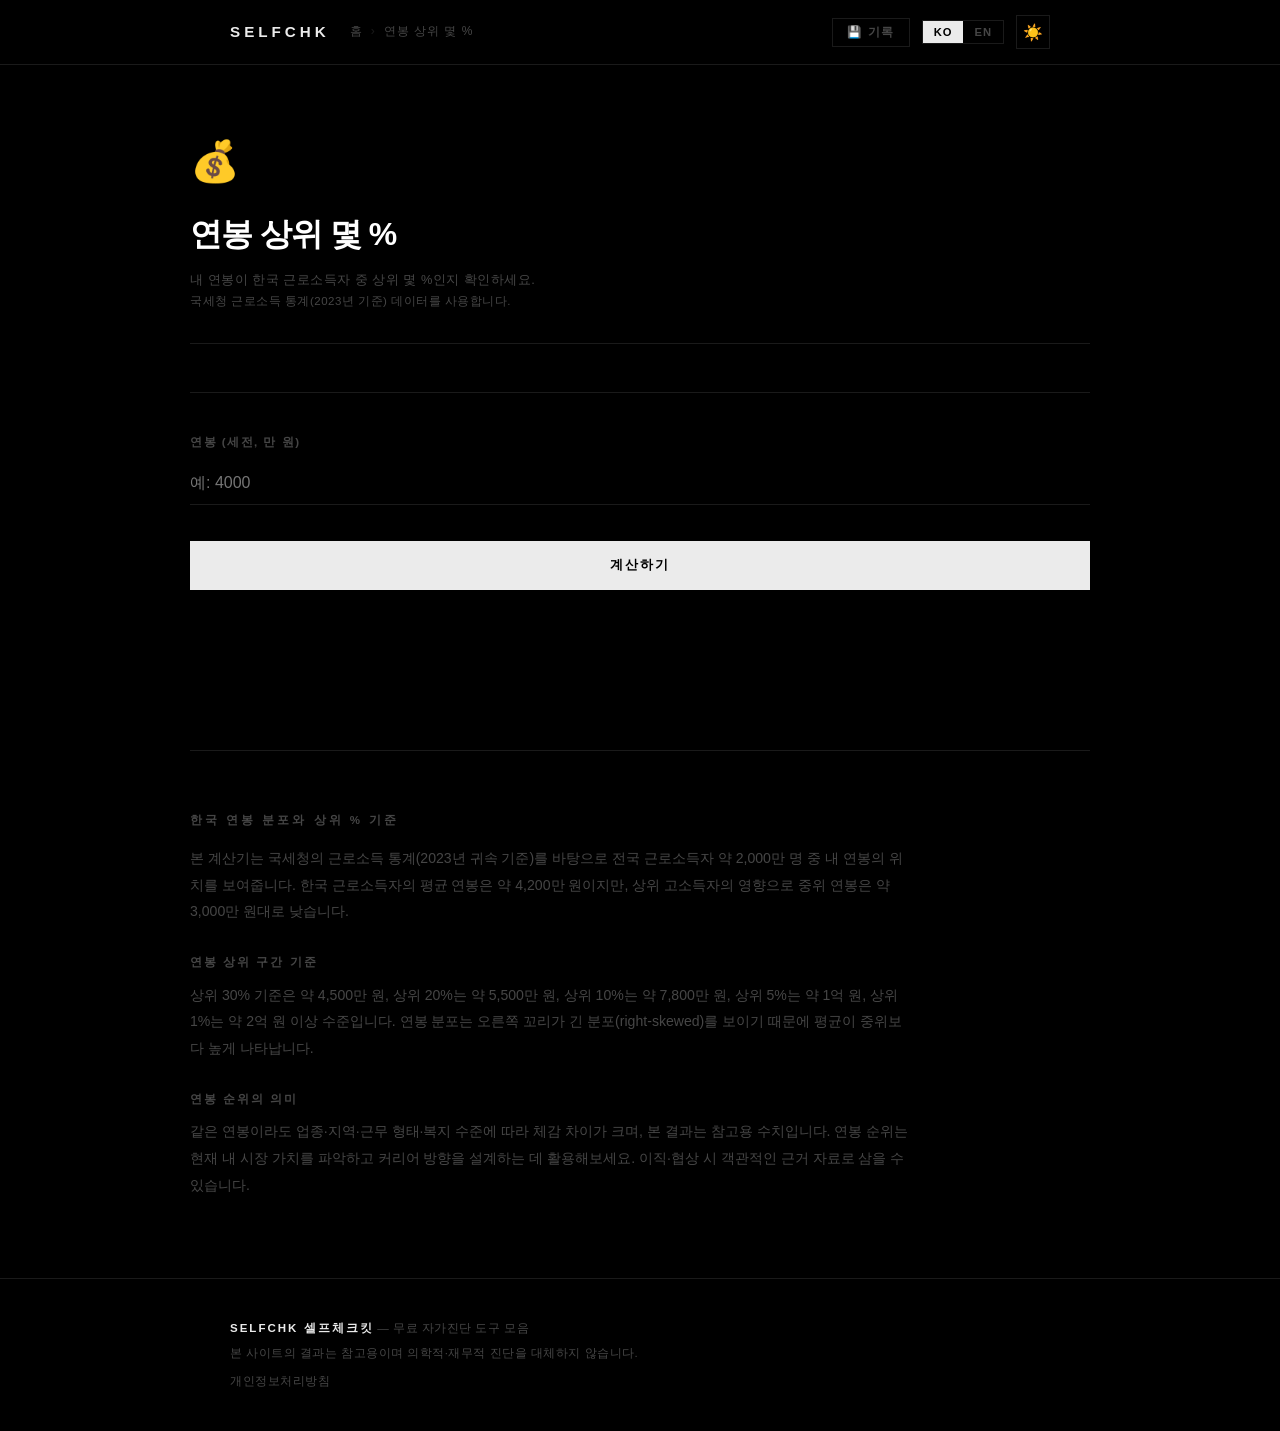
<file: salary-rank/index.html>
<!doctype html>
<html lang="ko" data-theme="dark">
<head>
  <meta charset="UTF-8" />
  <meta name="viewport" content="width=device-width, initial-scale=1.0" />
  <title>연봉 상위 몇 % 계산기 — 내 연봉 순위 확인 | 셀프체크킷</title>
  <meta name="description" content="국세청 근로소득 통계(2023년 기준)로 내 연봉이 한국 근로소득자 중 상위 몇 %인지 확인하세요.">
  <link rel="icon" type="image/svg+xml" href="../favicon.svg">
  <link href="../style.css" rel="stylesheet">
  <!-- Google tag (gtag.js) -->
  <script async src="https://www.googletagmanager.com/gtag/js?id=G-XGW53X6MVT"></script>
  <script>
    window.dataLayer = window.dataLayer || [];
    function gtag(){dataLayer.push(arguments);}
    gtag('js', new Date());
    gtag('config', 'G-XGW53X6MVT');
  </script>
  <!-- Google AdSense -->
  <meta name="google-adsense-account" content="ca-pub-3855392911506926">
  <script async src="https://pagead2.googlesyndication.com/pagead/js/adsbygoogle.js?client=ca-pub-3855392911506926" crossorigin="anonymous"></script>
</head>
<body>
  <header class="site-header">
    <div class="container">
      <div class="logo" onclick="location.href='/'">
        <span class="logo-main">SELFCHK</span>
        <span class="logo-sub">셀프체크킷</span>
      </div>
      <nav class="breadcrumb" id="breadcrumb" style="display:flex;">
        <span onclick="location.href='/'">홈</span>
        <span class="sep">›</span>
        <span>연봉 상위 몇 %</span>
      </nav>
      <div class="header-actions">
        <button class="btn-history" onclick="location.href='/'" title="기록 보기"><span>💾 기록</span></button>
        <div class="lang-toggle">
          <button id="lang-ko" class="lang-btn active" onclick="setLang('ko')">KO</button>
          <button id="lang-en" class="lang-btn" onclick="setLang('en')">EN</button>
        </div>
        <button class="theme-toggle" id="theme-toggle" onclick="toggleTheme()" title="다크/라이트 모드">🌙</button>
      </div>
    </div>
  </header>

  <div id="toast" class="toast"></div>

  <div id="share-overlay" class="share-overlay" style="display:none;">
    <div class="share-overlay-box">
      <div class="share-overlay-close" onclick="closeShareOverlay()">✕</div>
      <p class="share-overlay-label">공유된 결과</p>
      <div id="share-overlay-icon" class="share-result-icon"></div>
      <div id="share-overlay-value" class="share-result-value"></div>
      <div id="share-overlay-label" class="share-result-label"></div>
      <button class="btn-primary" style="margin-top:20px;" onclick="closeShareOverlay()">나도 해보기</button>
    </div>
  </div>

  <section id="tool-salary" class="tool-section container">
    <div class="tool-header">
      <div class="tool-icon-lg">💰</div>
      <h1 data-i18n="tool.salary.name">연봉 상위 몇 %</h1>
      <p><span data-i18n="tool.salary.header_desc">내 연봉이 한국 근로소득자 중 상위 몇 %인지 확인하세요.</span><br><small data-i18n="tool.salary.header_note">국세청 근로소득 통계(2023년 기준) 데이터를 사용합니다.</small></p>
    </div>
    <div class="card">
      <div class="form-group">
        <label data-i18n="salary.input_label">연봉 (세전, 만 원)</label>
        <input type="number" id="salary-input" data-i18n-placeholder="salary.input_placeholder" placeholder="예: 4000" min="0">
      </div>
      <button class="btn-primary" onclick="calcSalary()" data-i18n="common.calculate">계산하기</button>
    </div>
    <div class="result-card" id="salary-result" style="display:none;">
      <div class="result-value" id="salary-top"></div>
      <div class="result-label" id="salary-label"></div>
      <div class="salary-bar-wrap">
        <div class="salary-bar">
          <div class="salary-fill" id="salary-fill"></div>
          <div class="salary-marker" id="salary-marker"></div>
        </div>
        <div class="salary-bar-labels">
          <span data-i18n="salary.bar_low">하위</span><span data-i18n="salary.bar_mid">중위</span><span data-i18n="salary.bar_high">상위</span>
        </div>
      </div>
      <div class="result-desc" id="salary-desc"></div>
      <p class="result-note" data-i18n="salary.note">전국 근로소득자 약 2,000만 명 기준 / 참고용 수치입니다.</p>
    </div>
    <div id="salary-actions" class="result-actions" style="display:none;"></div>
  </section>

  <section class="seo-section container">
    <h2>한국 연봉 분포와 상위 % 기준</h2>
    <p>본 계산기는 국세청의 근로소득 통계(2023년 귀속 기준)를 바탕으로 전국 근로소득자 약 2,000만 명 중 내 연봉의 위치를 보여줍니다. 한국 근로소득자의 평균 연봉은 약 4,200만 원이지만, 상위 고소득자의 영향으로 중위 연봉은 약 3,000만 원대로 낮습니다.</p>
    <h3>연봉 상위 구간 기준</h3>
    <p>상위 30% 기준은 약 4,500만 원, 상위 20%는 약 5,500만 원, 상위 10%는 약 7,800만 원, 상위 5%는 약 1억 원, 상위 1%는 약 2억 원 이상 수준입니다. 연봉 분포는 오른쪽 꼬리가 긴 분포(right-skewed)를 보이기 때문에 평균이 중위보다 높게 나타납니다.</p>
    <h3>연봉 순위의 의미</h3>
    <p>같은 연봉이라도 업종·지역·근무 형태·복지 수준에 따라 체감 차이가 크며, 본 결과는 참고용 수치입니다. 연봉 순위는 현재 내 시장 가치를 파악하고 커리어 방향을 설계하는 데 활용해보세요. 이직·협상 시 객관적인 근거 자료로 삼을 수 있습니다.</p>
  </section>

  <footer class="site-footer">
    <div class="container">
      <p><strong>SELFCHK 셀프체크킷</strong> — 무료 자가진단 도구 모음</p>
      <p class="footer-note">본 사이트의 결과는 참고용이며 의학적·재무적 진단을 대체하지 않습니다.</p>
      <p class="footer-note" style="margin-top:10px !important;"><a href="../privacy.html" style="color:var(--text-muted);text-decoration:none;">개인정보처리방침</a></p>
    </div>
  </footer>

  <script src="../main.js"></script>
  <script>
    function showHome() { location.href = '/'; }
    function showHistory() { location.href = '/'; }
  </script>
</body>
</html>
</file>
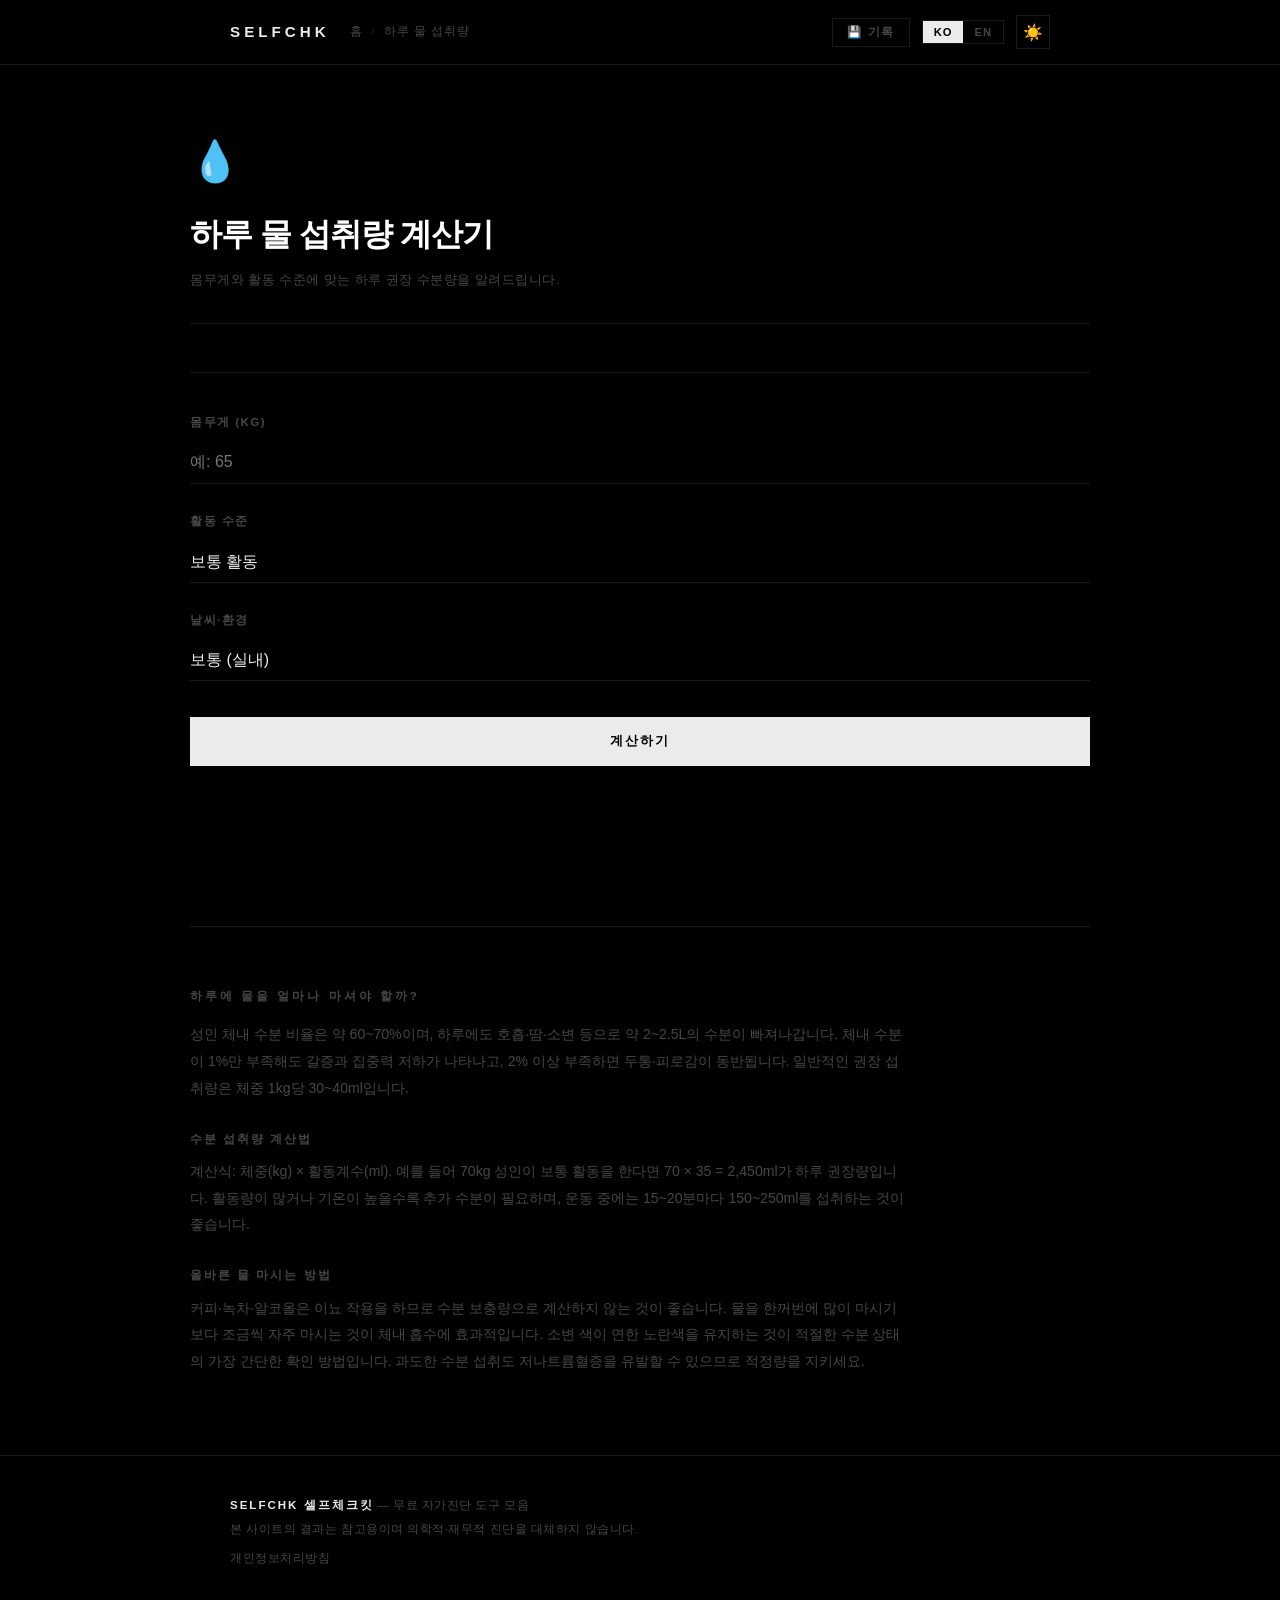
<file: water/index.html>
<!doctype html>
<html lang="ko" data-theme="dark">
<head>
  <meta charset="UTF-8" />
  <meta name="viewport" content="width=device-width, initial-scale=1.0" />
  <title>하루 물 섭취량 계산기 — 권장 수분량 확인 | 셀프체크킷</title>
  <meta name="description" content="몸무게와 활동량에 맞는 하루 권장 물 섭취량을 계산하세요. 수분 부족 증상과 올바른 물 마시는 방법도 안내합니다.">
  <link rel="icon" type="image/svg+xml" href="../favicon.svg">
  <link href="../style.css" rel="stylesheet">
  <!-- Google tag (gtag.js) -->
  <script async src="https://www.googletagmanager.com/gtag/js?id=G-XGW53X6MVT"></script>
  <script>
    window.dataLayer = window.dataLayer || [];
    function gtag(){dataLayer.push(arguments);}
    gtag('js', new Date());
    gtag('config', 'G-XGW53X6MVT');
  </script>
  <!-- Google AdSense -->
  <meta name="google-adsense-account" content="ca-pub-3855392911506926">
  <script async src="https://pagead2.googlesyndication.com/pagead/js/adsbygoogle.js?client=ca-pub-3855392911506926" crossorigin="anonymous"></script>
</head>
<body>
  <header class="site-header">
    <div class="container">
      <div class="logo" onclick="location.href='/'">
        <span class="logo-main">SELFCHK</span>
        <span class="logo-sub">셀프체크킷</span>
      </div>
      <nav class="breadcrumb" id="breadcrumb" style="display:flex;">
        <span onclick="location.href='/'">홈</span>
        <span class="sep">›</span>
        <span>하루 물 섭취량</span>
      </nav>
      <div class="header-actions">
        <button class="btn-history" onclick="location.href='/'" title="기록 보기"><span>💾 기록</span></button>
        <div class="lang-toggle">
          <button id="lang-ko" class="lang-btn active" onclick="setLang('ko')">KO</button>
          <button id="lang-en" class="lang-btn" onclick="setLang('en')">EN</button>
        </div>
        <button class="theme-toggle" id="theme-toggle" onclick="toggleTheme()" title="다크/라이트 모드">🌙</button>
      </div>
    </div>
  </header>

  <div id="toast" class="toast"></div>

  <div id="share-overlay" class="share-overlay" style="display:none;">
    <div class="share-overlay-box">
      <div class="share-overlay-close" onclick="closeShareOverlay()">✕</div>
      <p class="share-overlay-label">공유된 결과</p>
      <div id="share-overlay-icon" class="share-result-icon"></div>
      <div id="share-overlay-value" class="share-result-value"></div>
      <div id="share-overlay-label" class="share-result-label"></div>
      <button class="btn-primary" style="margin-top:20px;" onclick="closeShareOverlay()">나도 해보기</button>
    </div>
  </div>

  <section id="tool-water" class="tool-section container">
    <div class="tool-header">
      <div class="tool-icon-lg">💧</div>
      <h1 data-i18n="tool.water.header_name">하루 물 섭취량 계산기</h1>
      <p data-i18n="tool.water.header_desc">몸무게와 활동 수준에 맞는 하루 권장 수분량을 알려드립니다.</p>
    </div>
    <div class="card">
      <div class="form-group">
        <label data-i18n="bmi.weight_label">몸무게 (kg)</label>
        <input type="number" id="water-weight" data-i18n-placeholder="bmi.weight_placeholder" placeholder="예: 65" min="20" max="300">
      </div>
      <div class="form-group">
        <label data-i18n="calorie.activity_label">활동 수준</label>
        <select id="water-activity">
          <option value="30" data-i18n="water.activity_sedentary">좌식 / 운동 거의 안 함</option>
          <option value="35" selected data-i18n="water.activity_moderate">보통 활동</option>
          <option value="40" data-i18n="water.activity_active">활발한 운동 (주 5회 이상)</option>
        </select>
      </div>
      <div class="form-group">
        <label data-i18n="water.env_label">날씨·환경</label>
        <select id="water-env">
          <option value="0" data-i18n="water.env_normal">보통 (실내)</option>
          <option value="300" data-i18n="water.env_hot">더운 날씨 / 야외 활동</option>
          <option value="500" data-i18n="water.env_very_hot">매우 더운 날씨 / 강도 높은 운동</option>
        </select>
      </div>
      <button class="btn-primary" onclick="calcWater()" data-i18n="common.calculate">계산하기</button>
    </div>
    <div class="result-card" id="water-result" style="display:none;">
      <div class="result-value" id="water-value"></div>
      <div class="result-label" data-i18n="water.result_label">하루 권장 물 섭취량</div>
      <div class="water-cups" id="water-cups"></div>
      <div class="result-desc" id="water-desc"></div>
      <div class="water-tips">
        <h3 data-i18n="water.tips_title">💡 수분 섭취 꿀팁</h3>
        <ul>
          <li data-i18n="water.tip1">아침 기상 직후 물 한 잔(200ml)으로 하루를 시작하세요</li>
          <li data-i18n="water.tip2">식사 30분 전 물 한 잔이 소화를 돕습니다</li>
          <li data-i18n="water.tip3">커피·탄산음료는 수분으로 계산하지 마세요</li>
          <li data-i18n="water.tip4">소변 색이 연한 노란색이면 적절한 수분 상태입니다</li>
        </ul>
      </div>
    </div>
    <div id="water-actions" class="result-actions" style="display:none;"></div>
  </section>

  <section class="seo-section container">
    <h2>하루에 물을 얼마나 마셔야 할까?</h2>
    <p>성인 체내 수분 비율은 약 60~70%이며, 하루에도 호흡·땀·소변 등으로 약 2~2.5L의 수분이 빠져나갑니다. 체내 수분이 1%만 부족해도 갈증과 집중력 저하가 나타나고, 2% 이상 부족하면 두통·피로감이 동반됩니다. 일반적인 권장 섭취량은 체중 1kg당 30~40ml입니다.</p>
    <h3>수분 섭취량 계산법</h3>
    <p>계산식: 체중(kg) × 활동계수(ml). 예를 들어 70kg 성인이 보통 활동을 한다면 70 × 35 = 2,450ml가 하루 권장량입니다. 활동량이 많거나 기온이 높을수록 추가 수분이 필요하며, 운동 중에는 15~20분마다 150~250ml를 섭취하는 것이 좋습니다.</p>
    <h3>올바른 물 마시는 방법</h3>
    <p>커피·녹차·알코올은 이뇨 작용을 하므로 수분 보충량으로 계산하지 않는 것이 좋습니다. 물을 한꺼번에 많이 마시기보다 조금씩 자주 마시는 것이 체내 흡수에 효과적입니다. 소변 색이 연한 노란색을 유지하는 것이 적절한 수분 상태의 가장 간단한 확인 방법입니다. 과도한 수분 섭취도 저나트륨혈증을 유발할 수 있으므로 적정량을 지키세요.</p>
  </section>

  <footer class="site-footer">
    <div class="container">
      <p><strong>SELFCHK 셀프체크킷</strong> — 무료 자가진단 도구 모음</p>
      <p class="footer-note">본 사이트의 결과는 참고용이며 의학적·재무적 진단을 대체하지 않습니다.</p>
      <p class="footer-note" style="margin-top:10px !important;"><a href="../privacy.html" style="color:var(--text-muted);text-decoration:none;">개인정보처리방침</a></p>
    </div>
  </footer>

  <script src="../main.js"></script>
  <script>
    function showHome() { location.href = '/'; }
    function showHistory() { location.href = '/'; }
  </script>
</body>
</html>
</file>
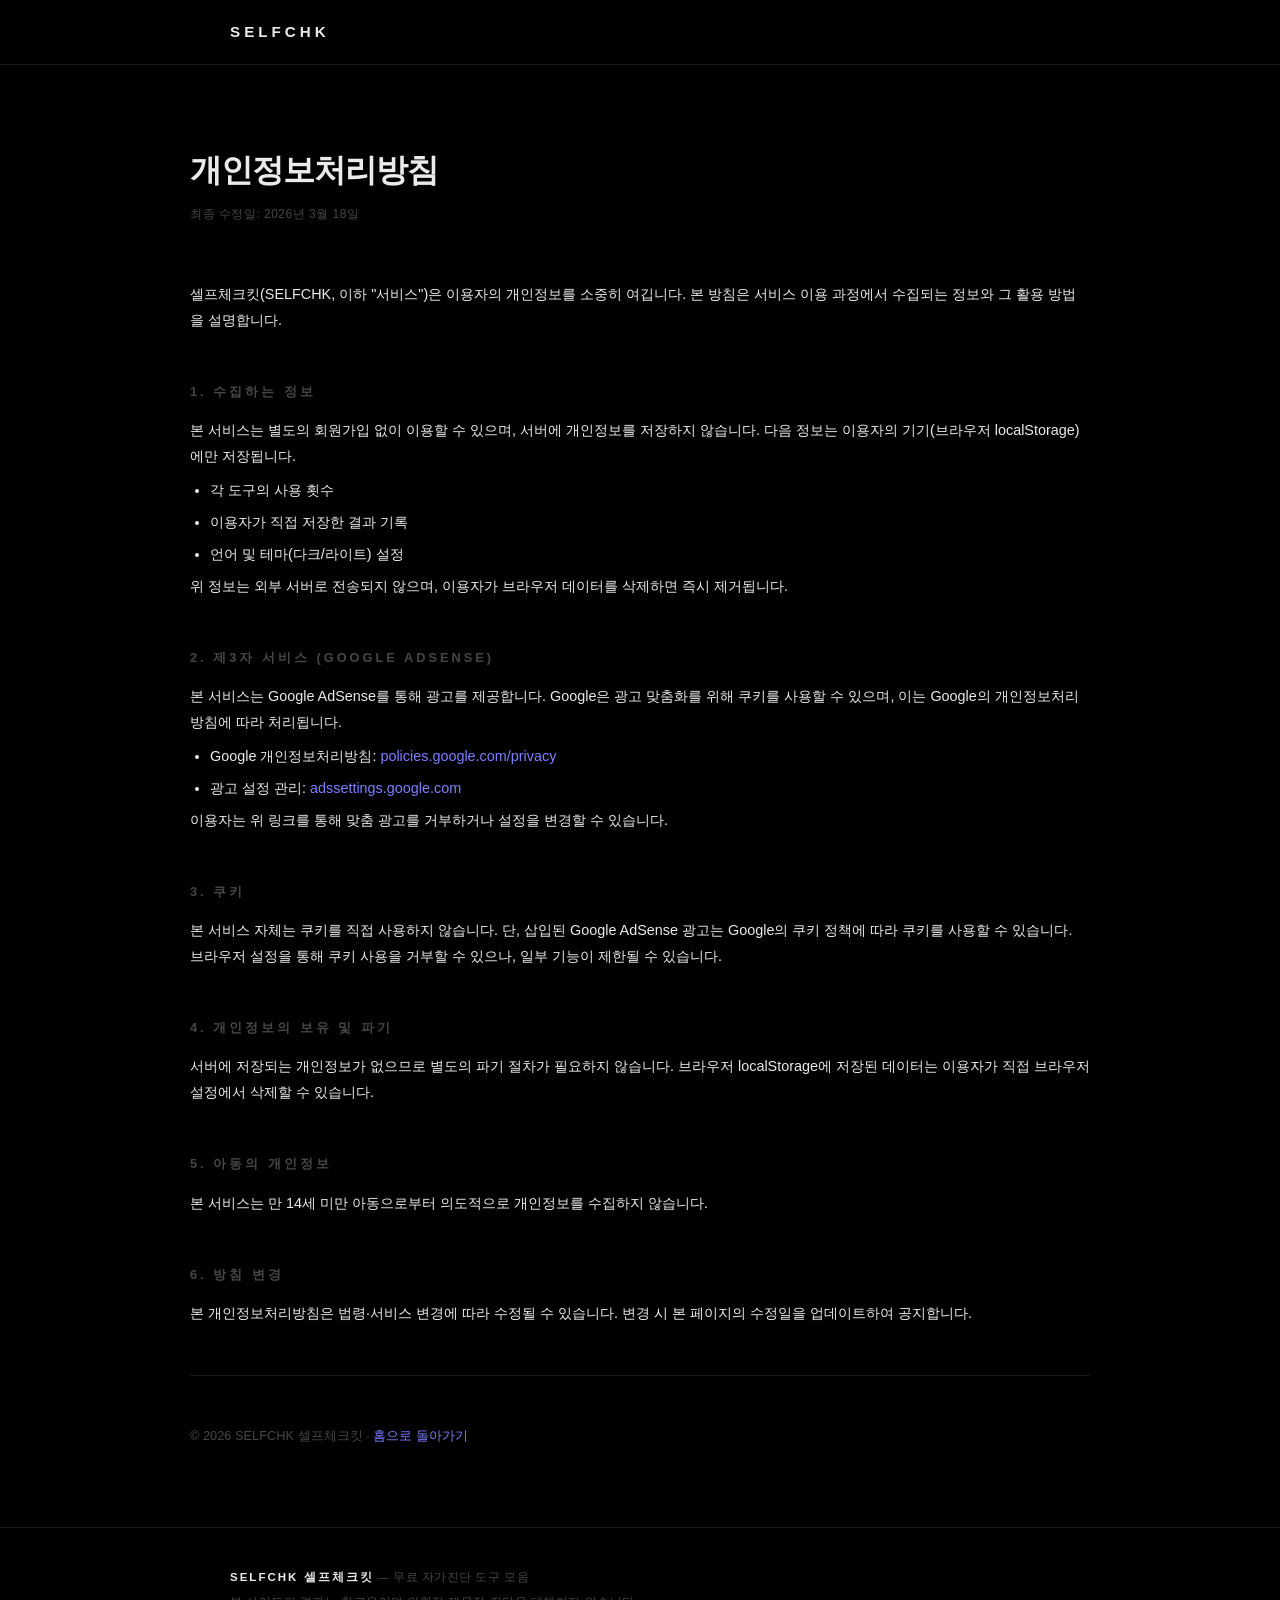
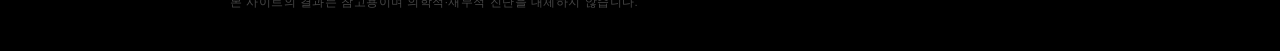
<file: privacy.html>
<!doctype html>
<html lang="ko" data-theme="dark">
<head>
  <meta charset="UTF-8" />
  <meta name="viewport" content="width=device-width, initial-scale=1.0" />
  <title>개인정보처리방침 — 셀프체크킷 (SELFCHK)</title>
  <meta name="description" content="셀프체크킷(SELFCHK)의 개인정보처리방침입니다.">
  <link rel="icon" type="image/svg+xml" href="favicon.svg">
  <link href="style.css" rel="stylesheet">
  <!-- Google tag (gtag.js) -->
  <script async src="https://www.googletagmanager.com/gtag/js?id=G-XGW53X6MVT"></script>
  <script>
    window.dataLayer = window.dataLayer || [];
    function gtag(){dataLayer.push(arguments);}
    gtag('js', new Date());
    gtag('config', 'G-XGW53X6MVT');
  </script>
  <meta name="google-adsense-account" content="ca-pub-3855392911506926">
  <script async src="https://pagead2.googlesyndication.com/pagead/js/adsbygoogle.js?client=ca-pub-3855392911506926"
       crossorigin="anonymous"></script>
  <style>
    .privacy-content { padding: 80px 0; }
    .privacy-content h1 { font-size: 2rem; font-weight: 900; letter-spacing: -1px; margin-bottom: 8px; }
    .privacy-content .updated { font-size: 0.75rem; color: var(--text-muted); margin-bottom: 56px; letter-spacing: 0.5px; }
    .privacy-content h2 { font-size: 0.8rem; font-weight: 900; letter-spacing: 3px; text-transform: uppercase; color: var(--text-muted); margin: 48px 0 16px; }
    .privacy-content p, .privacy-content li { font-size: 0.9rem; color: var(--text); line-height: 1.8; }
    .privacy-content ul { padding-left: 20px; margin-top: 8px; }
    .privacy-content ul li { margin-bottom: 6px; }
    .privacy-content a { color: var(--primary); text-decoration: none; }
    .privacy-content a:hover { text-decoration: underline; }
    .privacy-content hr { border: none; border-top: 1px solid var(--border); margin: 48px 0; }
  </style>
</head>
<body>

  <header class="site-header">
    <div class="container">
      <div class="logo" onclick="location.href='/'">
        <span class="logo-main">SELFCHK</span>
      </div>
    </div>
  </header>

  <main class="container privacy-content">
    <h1>개인정보처리방침</h1>
    <p class="updated">최종 수정일: 2026년 3월 18일</p>

    <p>셀프체크킷(SELFCHK, 이하 "서비스")은 이용자의 개인정보를 소중히 여깁니다. 본 방침은 서비스 이용 과정에서 수집되는 정보와 그 활용 방법을 설명합니다.</p>

    <h2>1. 수집하는 정보</h2>
    <p>본 서비스는 별도의 회원가입 없이 이용할 수 있으며, 서버에 개인정보를 저장하지 않습니다. 다음 정보는 이용자의 기기(브라우저 localStorage)에만 저장됩니다.</p>
    <ul>
      <li>각 도구의 사용 횟수</li>
      <li>이용자가 직접 저장한 결과 기록</li>
      <li>언어 및 테마(다크/라이트) 설정</li>
    </ul>
    <p>위 정보는 외부 서버로 전송되지 않으며, 이용자가 브라우저 데이터를 삭제하면 즉시 제거됩니다.</p>

    <h2>2. 제3자 서비스 (Google AdSense)</h2>
    <p>본 서비스는 Google AdSense를 통해 광고를 제공합니다. Google은 광고 맞춤화를 위해 쿠키를 사용할 수 있으며, 이는 Google의 개인정보처리방침에 따라 처리됩니다.</p>
    <ul>
      <li>Google 개인정보처리방침: <a href="https://policies.google.com/privacy" target="_blank" rel="noopener">policies.google.com/privacy</a></li>
      <li>광고 설정 관리: <a href="https://adssettings.google.com" target="_blank" rel="noopener">adssettings.google.com</a></li>
    </ul>
    <p>이용자는 위 링크를 통해 맞춤 광고를 거부하거나 설정을 변경할 수 있습니다.</p>

    <h2>3. 쿠키</h2>
    <p>본 서비스 자체는 쿠키를 직접 사용하지 않습니다. 단, 삽입된 Google AdSense 광고는 Google의 쿠키 정책에 따라 쿠키를 사용할 수 있습니다. 브라우저 설정을 통해 쿠키 사용을 거부할 수 있으나, 일부 기능이 제한될 수 있습니다.</p>

    <h2>4. 개인정보의 보유 및 파기</h2>
    <p>서버에 저장되는 개인정보가 없으므로 별도의 파기 절차가 필요하지 않습니다. 브라우저 localStorage에 저장된 데이터는 이용자가 직접 브라우저 설정에서 삭제할 수 있습니다.</p>

    <h2>5. 아동의 개인정보</h2>
    <p>본 서비스는 만 14세 미만 아동으로부터 의도적으로 개인정보를 수집하지 않습니다.</p>

    <h2>6. 방침 변경</h2>
    <p>본 개인정보처리방침은 법령·서비스 변경에 따라 수정될 수 있습니다. 변경 시 본 페이지의 수정일을 업데이트하여 공지합니다.</p>

    <hr>
    <p style="font-size:0.8rem; color:var(--text-muted);">© 2026 SELFCHK 셀프체크킷 · <a href="/">홈으로 돌아가기</a></p>
  </main>

  <footer class="site-footer">
    <div class="container">
      <p><strong>SELFCHK 셀프체크킷</strong> — 무료 자가진단 도구 모음</p>
      <p class="footer-note">본 사이트의 결과는 참고용이며 의학적·재무적 진단을 대체하지 않습니다.</p>
    </div>
  </footer>

  <script>
    const saved = localStorage.getItem('selfchk_theme') || 'dark';
    document.documentElement.setAttribute('data-theme', saved);
  </script>
</body>
</html>
</file>
<file: style.css>
/* ─── LIGHTWEIGHT INSPIRED — 기본 설정 (라이트 모드) ─── */
:root {
  --primary: #5654d4;
  --primary-light: #7c7aff;
  --primary-bg: rgba(86,84,212,0.05);
  --text: #0D0D0D;
  --text-muted: #999999;
  --bg: #F7F7F7;
  --card-bg: #FFFFFF;
  --border: #E0E0E0;
  --header-bg: #F7F7F7;
  --footer-bg: #F7F7F7;
  --input-bg: transparent;
  --radius: 0px;
  --radius-sm: 0px;
  --shadow: none;
  --shadow-hover: none;
}

/* ─── 다크 모드 ─── */
[data-theme="dark"] {
  --primary: #7c7fff;
  --primary-light: #a5b4fc;
  --primary-bg: rgba(124,127,255,0.06);
  --text: #EBEBEB;
  --text-muted: #464646;
  --bg: #000000;
  --card-bg: #0A0A0A;
  --border: #1A1A1A;
  --header-bg: #000000;
  --footer-bg: #000000;
  --input-bg: transparent;
  --shadow: none;
  --shadow-hover: none;
  --radius: 0px;
  --radius-sm: 0px;
}

*, *::before, *::after { box-sizing: border-box; margin: 0; padding: 0; }
html { scroll-behavior: smooth; }

body {
  font-family: 'Apple SD Gothic Neo', 'Noto Sans KR', 'Malgun Gothic', sans-serif;
  background: var(--bg);
  color: var(--text);
  line-height: 1.6;
  min-height: 100vh;
  display: flex;
  flex-direction: column;
  transition: background 0.3s, color 0.3s;
}

/* ─── 레이아웃 ─── */
.container { max-width: 900px; margin: 0 auto; padding: 0 40px; width: 100%; }

/* ─── 헤더 ─── */
.site-header {
  background: var(--header-bg);
  border-bottom: 1px solid var(--border);
  position: sticky; top: 0; z-index: 100;
  transition: background 0.3s, border-color 0.3s;
}
.site-header .container {
  display: flex; align-items: center; gap: 20px; height: 64px;
}
.logo {
  display: flex; align-items: baseline; gap: 10px;
  cursor: pointer; user-select: none; flex-shrink: 0;
}
.logo-main {
  font-size: 0.95rem; font-weight: 900; color: var(--text);
  letter-spacing: 4px; text-transform: uppercase;
}
.logo-sub { display: none; }
.breadcrumb {
  display: flex; align-items: center; gap: 8px;
  font-size: 0.75rem; color: var(--text-muted); flex: 1;
  letter-spacing: 1px; text-transform: uppercase;
}
.breadcrumb span:first-child { cursor: pointer; color: var(--text-muted); }
.breadcrumb span:first-child:hover { color: var(--text); }
.sep { color: var(--border); }

/* ─── 헤더 액션 버튼들 ─── */
.header-actions {
  display: flex; align-items: center; gap: 12px; margin-left: auto; flex-shrink: 0;
}
.btn-history {
  padding: 6px 14px; background: transparent; color: var(--text-muted);
  border: 1px solid var(--border); border-radius: 0;
  font-size: 0.72rem; font-weight: 600; font-family: inherit; cursor: pointer;
  letter-spacing: 1.5px; text-transform: uppercase;
  transition: color 0.2s, border-color 0.2s; white-space: nowrap;
}
.btn-history:hover { color: var(--text); border-color: var(--text); }
.lang-toggle {
  display: flex; border: 1px solid var(--border); overflow: hidden;
}
.lang-btn {
  padding: 5px 11px; background: transparent; color: var(--text-muted);
  border: none; font-size: 0.7rem; font-weight: 700; font-family: inherit;
  cursor: pointer; transition: background 0.2s, color 0.2s;
  letter-spacing: 1px;
}
.lang-btn.active { background: var(--text); color: var(--bg); }
.lang-btn:not(.active):hover { color: var(--text); }
.theme-toggle {
  width: 34px; height: 34px; border-radius: 0; border: 1px solid var(--border);
  background: transparent; font-size: 1rem; cursor: pointer;
  display: flex; align-items: center; justify-content: center;
  transition: border-color 0.2s, background 0.2s;
}
.theme-toggle:hover { border-color: var(--text); background: var(--card-bg); }

/* ─── 토스트 ─── */
.toast {
  position: fixed; bottom: 32px; left: 50%; transform: translateX(-50%) translateY(80px);
  background: var(--text); color: var(--bg); padding: 12px 28px; border-radius: 0;
  font-size: 0.75rem; font-weight: 700; letter-spacing: 1px; text-transform: uppercase;
  z-index: 9999; opacity: 0; transition: opacity 0.3s, transform 0.3s; pointer-events: none;
  white-space: nowrap;
}
.toast.show { opacity: 1; transform: translateX(-50%) translateY(0); }

/* ─── 공유 오버레이 ─── */
.share-overlay {
  position: fixed; inset: 0; background: rgba(0,0,0,0.8);
  z-index: 500; display: flex; align-items: center; justify-content: center;
  animation: fadeIn 0.2s ease;
}
@keyframes fadeIn { from { opacity: 0; } to { opacity: 1; } }
.share-overlay-box {
  background: var(--card-bg); border: 1px solid var(--border);
  padding: 56px 48px; max-width: 400px; width: 90%;
  text-align: center; position: relative; animation: fadeUp 0.3s ease;
}
.share-overlay-close {
  position: absolute; top: 20px; right: 24px; font-size: 1rem;
  cursor: pointer; color: var(--text-muted); line-height: 1;
}
.share-overlay-close:hover { color: var(--text); }
.share-overlay-label {
  font-size: 0.68rem; font-weight: 700; color: var(--text-muted);
  text-transform: uppercase; letter-spacing: 2px; margin-bottom: 24px;
}
.share-result-icon { font-size: 2.5rem; margin-bottom: 16px; }
.share-result-value {
  font-size: 3rem; font-weight: 900; color: var(--text);
  margin-bottom: 8px; letter-spacing: -2px; line-height: 1;
}
.share-result-label { font-size: 0.8rem; color: var(--text-muted); letter-spacing: 1px; text-transform: uppercase; }

/* ─── 히스토리 페이지 ─── */
.history-toolbar {
  display: flex; justify-content: space-between; align-items: center;
  margin-bottom: 24px; min-height: 40px;
  padding-bottom: 16px; border-bottom: 1px solid var(--border);
}
.history-select-info {
  font-size: 0.75rem; font-weight: 700; color: var(--primary);
  letter-spacing: 1px; text-transform: uppercase;
}
.history-date-group { margin-bottom: 40px; }
.history-date-label {
  font-size: 0.68rem; font-weight: 700; color: var(--text-muted);
  text-transform: uppercase; letter-spacing: 2px;
  margin-bottom: 0; padding-bottom: 12px;
  border-bottom: 1px solid var(--border);
}
.history-item {
  background: transparent; border: none;
  border-bottom: 1px solid var(--border);
  padding: 20px 0; display: flex; align-items: center; gap: 20px;
  transition: background 0.15s;
}
.history-item:hover { background: var(--card-bg); padding-left: 12px; padding-right: 12px; }
.history-item.selectable { cursor: pointer; user-select: none; }
.history-item.selectable:hover { background: var(--card-bg); }
.history-item.selected { background: var(--primary-bg); padding-left: 12px; padding-right: 12px; }
.history-checkbox {
  width: 18px; height: 18px; border: 1px solid var(--border);
  flex-shrink: 0; display: flex; align-items: center; justify-content: center;
  transition: background 0.15s, border-color 0.15s;
}
.history-checkbox.checked { background: var(--text); border-color: var(--text); }
.history-checkbox.checked::after { content: '✓'; color: var(--bg); font-size: 0.7rem; font-weight: 900; }
.history-item-icon { font-size: 1.6rem; flex-shrink: 0; }
.history-item-body { flex: 1; min-width: 0; }
.history-item-value { font-size: 1rem; font-weight: 800; color: var(--text); }
.history-item-label {
  font-size: 0.72rem; color: var(--text-muted); margin-top: 3px;
  letter-spacing: 0.5px; text-transform: uppercase;
}
.history-item-time { font-size: 0.72rem; color: var(--text-muted); flex-shrink: 0; letter-spacing: 0.5px; }
.history-empty {
  text-align: center; padding: 80px 20px; color: var(--text-muted); font-size: 0.85rem;
  letter-spacing: 0.5px;
}
.history-empty .history-empty-icon { font-size: 2.5rem; margin-bottom: 16px; }
.btn-danger { color: #ef4444; border-color: #ef4444; }
.btn-danger:hover { background: rgba(239,68,68,0.06); }
.btn-secondary:disabled { opacity: 0.3; cursor: not-allowed; }

/* ─── 결과 액션 버튼들 ─── */
.result-actions {
  display: flex; flex-wrap: wrap; gap: 8px; margin-top: 32px; justify-content: center;
}
.action-btn {
  padding: 10px 20px; border-radius: 0; font-size: 0.72rem; font-weight: 700;
  font-family: inherit; cursor: pointer; border: 1px solid var(--border);
  background: transparent; color: var(--text-muted);
  transition: all 0.2s; display: flex; align-items: center; gap: 6px;
  letter-spacing: 1px; text-transform: uppercase;
}
.action-btn:hover { border-color: var(--text); color: var(--text); }
[data-theme="dark"] .action-btn:hover { border-color: var(--primary); color: var(--primary); }


/* ─── 툴 그리드 ─── */
.tool-grid {
  display: grid;
  grid-template-columns: repeat(auto-fill, minmax(260px, 1fr));
  gap: 24px;
  background: transparent;
  border: none;
  margin-bottom: 0;
  padding: 48px 0;
}
.tool-card {
  background: #FFFFFF;
  border: none; border-radius: 0;
  padding: 40px;
  cursor: pointer;
  display: flex; flex-direction: column;
  box-shadow: 0 4px 24px rgba(0,0,0,0.08);
  transition: transform 0.3s ease, box-shadow 0.3s ease;
  position: relative; overflow: hidden;
}
.tool-card::before { display: none; }
.tool-card:hover { background: #FFFFFF; transform: translateY(-6px); box-shadow: 0 12px 40px rgba(0,0,0,0.13); }
[data-theme="dark"] .tool-card { background: var(--card-bg); box-shadow: none; border: 1px solid var(--border); }
[data-theme="dark"] .tool-card:hover { background: #0D0D0D; transform: translateY(-6px); box-shadow: none; border-color: #2a2a2a; }
.tool-card h2 {
  font-size: 0.9rem; font-weight: 800; margin-bottom: 10px;
  letter-spacing: 0.5px; text-transform: uppercase;
}
.tool-card p { font-size: 0.82rem; color: var(--text-muted); line-height: 1.6; margin-bottom: 16px; flex: 1; }
.tool-tag {
  display: inline-block; background: transparent; color: var(--text-muted);
  font-size: 0.65rem; font-weight: 700; padding: 3px 0;
  border-radius: 0; letter-spacing: 2px; text-transform: uppercase;
  border-bottom: 1px solid var(--border);
}

/* ─── 툴 섹션 ─── */
.tool-section { padding: 64px 0 100px; flex: 1; }
.tool-header { text-align: left; margin-bottom: 48px; border-bottom: 1px solid var(--border); padding-bottom: 32px; }
.tool-icon-lg { font-size: 2.5rem; margin-bottom: 16px; }
.tool-header h1 {
  font-size: 2rem; font-weight: 900; letter-spacing: -1px;
  margin-bottom: 10px; text-transform: uppercase;
}
[data-theme="dark"] .tool-header h1 { color: #FFFFFF; }
.tool-header p { font-size: 0.8rem; color: var(--text-muted); letter-spacing: 0.5px; }
.tool-header small { font-size: 0.72rem; }

/* ─── 카드 & 폼 ─── */
.card {
  background: transparent; border: none;
  border-top: 1px solid var(--border);
  padding: 40px 0; margin-bottom: 0;
  transition: none;
}
.form-group { margin-bottom: 28px; }
.form-group label {
  display: block; font-size: 0.72rem; font-weight: 700;
  margin-bottom: 10px; letter-spacing: 1.5px; text-transform: uppercase;
  color: var(--text-muted);
}
.form-group input,
.form-group select {
  width: 100%; padding: 12px 0;
  border: none; border-bottom: 1px solid var(--border);
  border-radius: 0;
  font-size: 1rem; font-family: inherit; color: var(--text);
  background: var(--input-bg);
  transition: border-color 0.2s; -webkit-appearance: none;
}
.form-group input:focus, .form-group select:focus {
  outline: none; border-bottom-color: var(--text);
}
[data-theme="dark"] .form-group input:focus,
[data-theme="dark"] .form-group select:focus { border-bottom-color: var(--primary); }
.form-group select option { background: var(--bg); color: var(--text); }
.radio-group {
  display: flex; border: 1px solid var(--border);
  width: fit-content; overflow: hidden;
}
.radio-label {
  display: flex; align-items: center; justify-content: center;
  padding: 10px 28px; cursor: pointer; user-select: none;
  font-size: 0.72rem; font-weight: 700; letter-spacing: 1.5px; text-transform: uppercase;
  color: var(--text-muted); background: transparent;
  transition: background 0.2s, color 0.2s; position: relative;
}
.radio-label:not(:last-child) { border-right: 1px solid var(--border); }
.radio-label input[type="radio"] { display: none; }
.radio-label:has(input:checked) {
  background: var(--text); color: var(--bg);
}

/* ─── 버튼 ─── */
.btn-primary {
  width: 100%; padding: 16px; background: var(--text); color: var(--bg);
  border: none; border-radius: 0; font-size: 0.8rem; font-weight: 800;
  font-family: inherit; cursor: pointer; transition: opacity 0.2s; margin-top: 8px;
  letter-spacing: 2px; text-transform: uppercase;
}
.btn-primary:hover { opacity: 0.85; }
.btn-primary:active { opacity: 0.7; }
.btn-secondary {
  padding: 11px 24px; background: transparent; color: var(--text-muted);
  border: 1px solid var(--border); border-radius: 0;
  font-size: 0.72rem; font-weight: 700; font-family: inherit; cursor: pointer;
  margin-top: 20px; transition: color 0.2s, border-color 0.2s;
  letter-spacing: 1.5px; text-transform: uppercase;
}
.btn-secondary:hover { color: var(--text); border-color: var(--text); }

/* ─── 결과 카드 ─── */
.result-card {
  background: transparent; border: none;
  border-top: 1px solid var(--border);
  padding: 56px 0; text-align: left;
  animation: fadeUp 0.4s ease;
}
@keyframes fadeUp {
  from { opacity: 0; transform: translateY(12px); }
  to   { opacity: 1; transform: translateY(0); }
}
.result-value {
  font-size: 5.5rem; font-weight: 900; color: var(--text);
  letter-spacing: -4px; margin-bottom: 12px; line-height: 1;
}
[data-theme="dark"] .result-value { color: #FFFFFF; }
.result-label {
  font-size: 0.72rem; font-weight: 700; color: var(--text-muted);
  margin-bottom: 20px; text-transform: uppercase; letter-spacing: 2px;
}
.result-desc { font-size: 0.875rem; color: var(--text-muted); line-height: 1.7; }
.result-note {
  font-size: 0.72rem; color: var(--text-muted); margin-top: 20px;
  letter-spacing: 0.5px;
}
.result-disclaimer {
  font-size: 0.68rem; color: var(--text-muted); text-align: left;
  padding-top: 16px; border-top: 1px solid var(--border); margin-top: 12px;
  flex: 0 0 100%; letter-spacing: 0.5px;
}

/* ─── BMI ─── */
.bmi-scale { margin-top: 32px; }
.bmi-bar {
  display: grid; grid-template-columns: 1fr 1fr 1fr 1fr;
  overflow: hidden; font-size: 0.68rem; font-weight: 700;
  text-align: center; letter-spacing: 0.5px;
}
.bmi-segment { padding: 10px 4px; color: #fff; line-height: 1.3; text-transform: uppercase; }
.bmi-segment small { opacity: 0.8; font-weight: 400; letter-spacing: 0; text-transform: none; }
.s1 { background: #3b82f6; } .s2 { background: #22c55e; }
.s3 { background: #eab308; color: #5a4000; } .s4 { background: #ef4444; }
.bmi-pointer-wrap { position: relative; height: 16px; margin-top: 4px; }
.bmi-pointer {
  position: absolute; top: 0; transform: translateX(-50%);
  width: 0; height: 0; border-left: 6px solid transparent;
  border-right: 6px solid transparent; border-bottom: 12px solid var(--text);
  transition: left 0.6s cubic-bezier(.34,1.56,.64,1);
}

/* ─── 칼로리 ─── */
.calorie-goals { display: grid; grid-template-columns: 1fr 1fr 1fr; gap: 1px; background: var(--border); margin: 24px 0 4px; border: 1px solid var(--border); }
.calorie-goal-item {
  background: var(--bg); padding: 20px 16px;
  display: flex; flex-direction: column; gap: 8px;
}
.calorie-goal-item.highlight { background: var(--card-bg); }
[data-theme="dark"] .calorie-goal-item.highlight { background: #111111; }
.goal-label { font-size: 0.65rem; color: var(--text-muted); font-weight: 700; letter-spacing: 1.5px; text-transform: uppercase; }
.goal-value { font-size: 1.2rem; font-weight: 900; color: var(--text); letter-spacing: -0.5px; }
.calorie-goal-item.highlight .goal-value { color: var(--primary); }

/* ─── 물 섭취량 ─── */
.water-cups { font-size: 1.8rem; margin: 16px 0 10px; letter-spacing: 3px; }
.water-tips {
  border-top: 1px solid var(--border);
  padding: 24px 0 0; margin-top: 24px; text-align: left;
}
.water-tips h3 { font-size: 0.72rem; font-weight: 700; margin-bottom: 16px; letter-spacing: 2px; text-transform: uppercase; color: var(--text-muted); }
.water-tips ul { list-style: none; display: flex; flex-direction: column; gap: 10px; }
.water-tips li { font-size: 0.82rem; color: var(--text-muted); padding-left: 16px; position: relative; line-height: 1.6; }
.water-tips li::before { content: '—'; position: absolute; left: 0; color: var(--text-muted); font-weight: 400; font-size: 0.7rem; top: 3px; }

/* ─── 나이·생존일수 ─── */
.age-stats { display: grid; grid-template-columns: 1fr 1fr; gap: 1px; background: var(--border); margin-top: 32px; border: 1px solid var(--border); }
.age-stat-item {
  background: var(--bg); padding: 24px 20px;
}
[data-theme="dark"] .age-stat-item { background: #050505; }
.age-stat-value { font-size: 1.6rem; font-weight: 900; color: var(--text); letter-spacing: -1px; }
[data-theme="dark"] .age-stat-value { color: #FFFFFF; }
.age-stat-label { font-size: 0.65rem; color: var(--text-muted); margin-top: 6px; letter-spacing: 1.5px; text-transform: uppercase; }

/* ─── 퀴즈 공통 ─── */
.quiz-progress { height: 1px; background: var(--border); margin-bottom: 20px; overflow: hidden; }
.quiz-progress-bar {
  height: 100%; background: var(--text);
  transition: width 0.4s ease; width: 0%;
}
.quiz-step { font-size: 0.68rem; color: var(--text-muted); margin-bottom: 16px; font-weight: 700; letter-spacing: 2px; text-transform: uppercase; }
.quiz-card { padding: 0; }
.quiz-question { font-size: 1rem; font-weight: 700; margin-bottom: 24px; line-height: 1.6; }
.quiz-options { display: flex; flex-direction: column; gap: 1px; background: var(--border); border: 1px solid var(--border); }
.quiz-option {
  width: 100%; padding: 16px 20px; background: var(--bg);
  border: none; border-radius: 0;
  font-size: 0.875rem; font-family: inherit; color: var(--text-muted);
  cursor: pointer; text-align: left; transition: background 0.15s, color 0.15s;
}
.quiz-option:hover { background: var(--card-bg); color: var(--text); }
[data-theme="dark"] .quiz-option:hover { background: #0D0D0D; }
.quiz-option.selected {
  background: var(--text); color: var(--bg);
  font-weight: 700; pointer-events: none;
}
.quiz-option.selected::after { content: '  ✓'; opacity: 0.6; }

/* ─── 번아웃 결과 ─── */
.burnout-icon { font-size: 3rem; margin-bottom: 12px; }
.burnout-tips {
  border-top: 1px solid var(--border);
  padding: 24px 0 0; margin-top: 24px; text-align: left;
}
.burnout-tips h3 { font-size: 0.72rem; font-weight: 700; margin-bottom: 16px; letter-spacing: 2px; text-transform: uppercase; color: var(--text-muted); }
.burnout-tips ul { list-style: none; display: flex; flex-direction: column; gap: 10px; }
.burnout-tips li { font-size: 0.82rem; color: var(--text-muted); padding-left: 16px; position: relative; line-height: 1.6; }
.burnout-tips li::before { content: '—'; position: absolute; left: 0; color: var(--text-muted); font-weight: 400; font-size: 0.7rem; top: 3px; }

/* ─── 연봉 ─── */
.salary-bar-wrap { margin: 32px 0 20px; }
.salary-bar {
  position: relative; height: 6px;
  background: linear-gradient(90deg, #3b82f6, #22c55e, #eab308, #ef4444);
  overflow: visible;
}
.salary-fill { position: absolute; top: 0; left: 0; height: 100%; background: rgba(0,0,0,0.2); }
.salary-marker {
  position: absolute; top: -10px; width: 2px; height: 26px;
  background: var(--text); transform: translateX(-50%);
  transition: left 0.6s cubic-bezier(.34,1.56,.64,1);
}
.salary-bar-labels { display: flex; justify-content: space-between; font-size: 0.65rem; color: var(--text-muted); margin-top: 8px; letter-spacing: 1px; text-transform: uppercase; }

/* ─── 돈 성격 결과 ─── */
.money-icon { font-size: 3rem; margin-bottom: 12px; }
.money-tips {
  border-top: 1px solid var(--border);
  padding: 24px 0 0; margin-top: 24px; text-align: left;
}
.money-tips h3 { font-size: 0.72rem; font-weight: 700; margin-bottom: 16px; letter-spacing: 2px; text-transform: uppercase; color: var(--text-muted); }
.money-tips ul { list-style: none; display: flex; flex-direction: column; gap: 10px; }
.money-tips li { font-size: 0.82rem; color: var(--text-muted); padding-left: 16px; position: relative; line-height: 1.6; }
.money-tips li::before { content: '—'; position: absolute; left: 0; color: var(--text-muted); font-weight: 400; font-size: 0.7rem; top: 3px; }

/* ─── 푸터 ─── */
.site-footer {
  background: var(--footer-bg); border-top: 1px solid var(--border);
  padding: 40px 0; margin-top: auto; transition: background 0.3s, border-color 0.3s;
}
.site-footer p {
  text-align: left; font-size: 0.72rem; color: var(--text-muted);
  letter-spacing: 0.5px;
}
.site-footer strong { color: var(--text); font-weight: 900; letter-spacing: 2px; }
.footer-note { margin-top: 6px !important; }

/* ─── 인트로 오버레이 ─── */
.intro-overlay {
  position: fixed; inset: 0; background: #000;
  z-index: 9999; display: flex; align-items: center; justify-content: center;
  pointer-events: none;
}
.intro-overlay.fade-out {
  animation: introOverlayFade 0.55s ease forwards;
}
.intro-overlay.hidden { display: none; }
.intro-circle {
  width: 56px; height: 56px; border: 1px solid rgba(255, 255, 255, 0.55);
  border-radius: 50%; opacity: 0;
}
.intro-circle.expand {
  animation: introCircleExpand 0.85s cubic-bezier(0.16, 1, 0.3, 1) forwards;
}
@keyframes introCircleExpand {
  0%   { opacity: 0; transform: scale(0.6); }
  18%  { opacity: 1; transform: scale(1); }
  100% { opacity: 1; transform: scale(55); }
}
@keyframes introOverlayFade {
  from { opacity: 1; }
  to   { opacity: 0; }
}

/* ─── 히어로 (리디자인) ─── */
.hero {
  text-align: center; padding: 140px 0 100px;
  border-bottom: 1px solid var(--border); margin-bottom: 0;
}
.hero-eyebrow {
  font-size: 0.68rem; font-weight: 700; color: var(--text-muted);
  letter-spacing: 3px; text-transform: uppercase; margin-bottom: 32px;
}
.hero h1 {
  font-size: 8rem; font-weight: 900; letter-spacing: -6px;
  line-height: 1.05; margin-bottom: 40px; text-transform: uppercase;
  white-space: pre-line;
}
[data-theme="dark"] .hero h1 { color: #FFFFFF; }
.hero-sub {
  font-size: 0.75rem; color: var(--text-muted);
  letter-spacing: 2px; text-transform: uppercase;
}

/* ─── 툴 카드 아이콘 ─── */
.tool-icon-svg {
  width: 44px; height: 44px; margin-bottom: 24px; display: block;
  color: #AAAAAA;
  transition: color 0.3s ease;
}
.tool-icon-svg svg { width: 100%; height: 100%; display: block; }
.tool-card:hover .tool-icon-svg { color: #333333; }
[data-theme="dark"] .tool-card .tool-icon-svg { color: #3A3A3A; }
[data-theme="dark"] .tool-card:hover .tool-icon-svg { color: var(--primary); }

/* ─── 툴 카드 번호 ─── */
.tool-number {
  font-size: 0.65rem; font-weight: 700; color: #CCCCCC;
  letter-spacing: 3px; margin-bottom: 14px; font-variant-numeric: tabular-nums;
}
[data-theme="dark"] .tool-number { color: #2C2C2C; }

/* ─── 스크롤 리빌 ─── */
[data-reveal] {
  opacity: 0;
  transform: translateY(28px);
  transition: opacity 1.5s ease, transform 1.5s ease;
}
[data-reveal].revealed {
  opacity: 1;
  transform: translateY(0);
}
.tool-card[data-reveal] {
  transition: opacity 0.8s ease, transform 0.8s ease;
}
/* 리빌 전에만 stagger delay 적용 (hover 시 delay 방지) */
.tool-card[data-reveal]:not(.revealed):nth-child(1) { transition-delay: 0s; }
.tool-card[data-reveal]:not(.revealed):nth-child(2) { transition-delay: 0.1s; }
.tool-card[data-reveal]:not(.revealed):nth-child(3) { transition-delay: 0.2s; }
.tool-card[data-reveal]:not(.revealed):nth-child(4) { transition-delay: 0.3s; }
.tool-card[data-reveal]:not(.revealed):nth-child(5) { transition-delay: 0.4s; }
.tool-card[data-reveal]:not(.revealed):nth-child(6) { transition-delay: 0.5s; }
.tool-card[data-reveal]:not(.revealed):nth-child(7) { transition-delay: 0.6s; }
.tool-card[data-reveal].revealed { transition-delay: 0s; transform: translateY(0); }
.tool-card[data-reveal].revealed:hover { transform: translateY(-6px); }

/* ─── 반응형 ─── */
@media (max-width: 640px) {
  .container { padding: 0 24px; }
  .hero { padding: 80px 0 60px; }
  .hero h1 { font-size: 4.2rem; letter-spacing: -3px; }
  .tool-grid { grid-template-columns: 1fr; padding: 32px 0; }
  .card, .result-card { padding: 40px 0; }
  .calorie-goals { grid-template-columns: 1fr; }
  .age-stats { grid-template-columns: 1fr 1fr; }
  .result-value { font-size: 3.8rem; letter-spacing: -2px; }
  .header-actions { gap: 8px; }
  .btn-history span { display: none; }
  .btn-history::before { content: '⏱'; }
  .result-actions { gap: 6px; }
  .action-btn { padding: 9px 14px; }
  .tool-header { text-align: left; }
}

/* ─── SEO 설명 섹션 ─── */
.seo-section {
  padding: 60px 0 80px;
  border-top: 1px solid var(--border);
  margin-top: 20px;
}
.seo-section h2 {
  font-size: 0.72rem; font-weight: 900; letter-spacing: 3px;
  text-transform: uppercase; color: var(--text-muted); margin-bottom: 16px;
}
.seo-section h3 {
  font-size: 0.72rem; font-weight: 700; letter-spacing: 2px;
  text-transform: uppercase; color: var(--text-muted); margin: 28px 0 10px;
}
.seo-section p {
  font-size: 0.88rem; color: var(--text-muted); line-height: 1.9; max-width: 720px;
}
</file>
